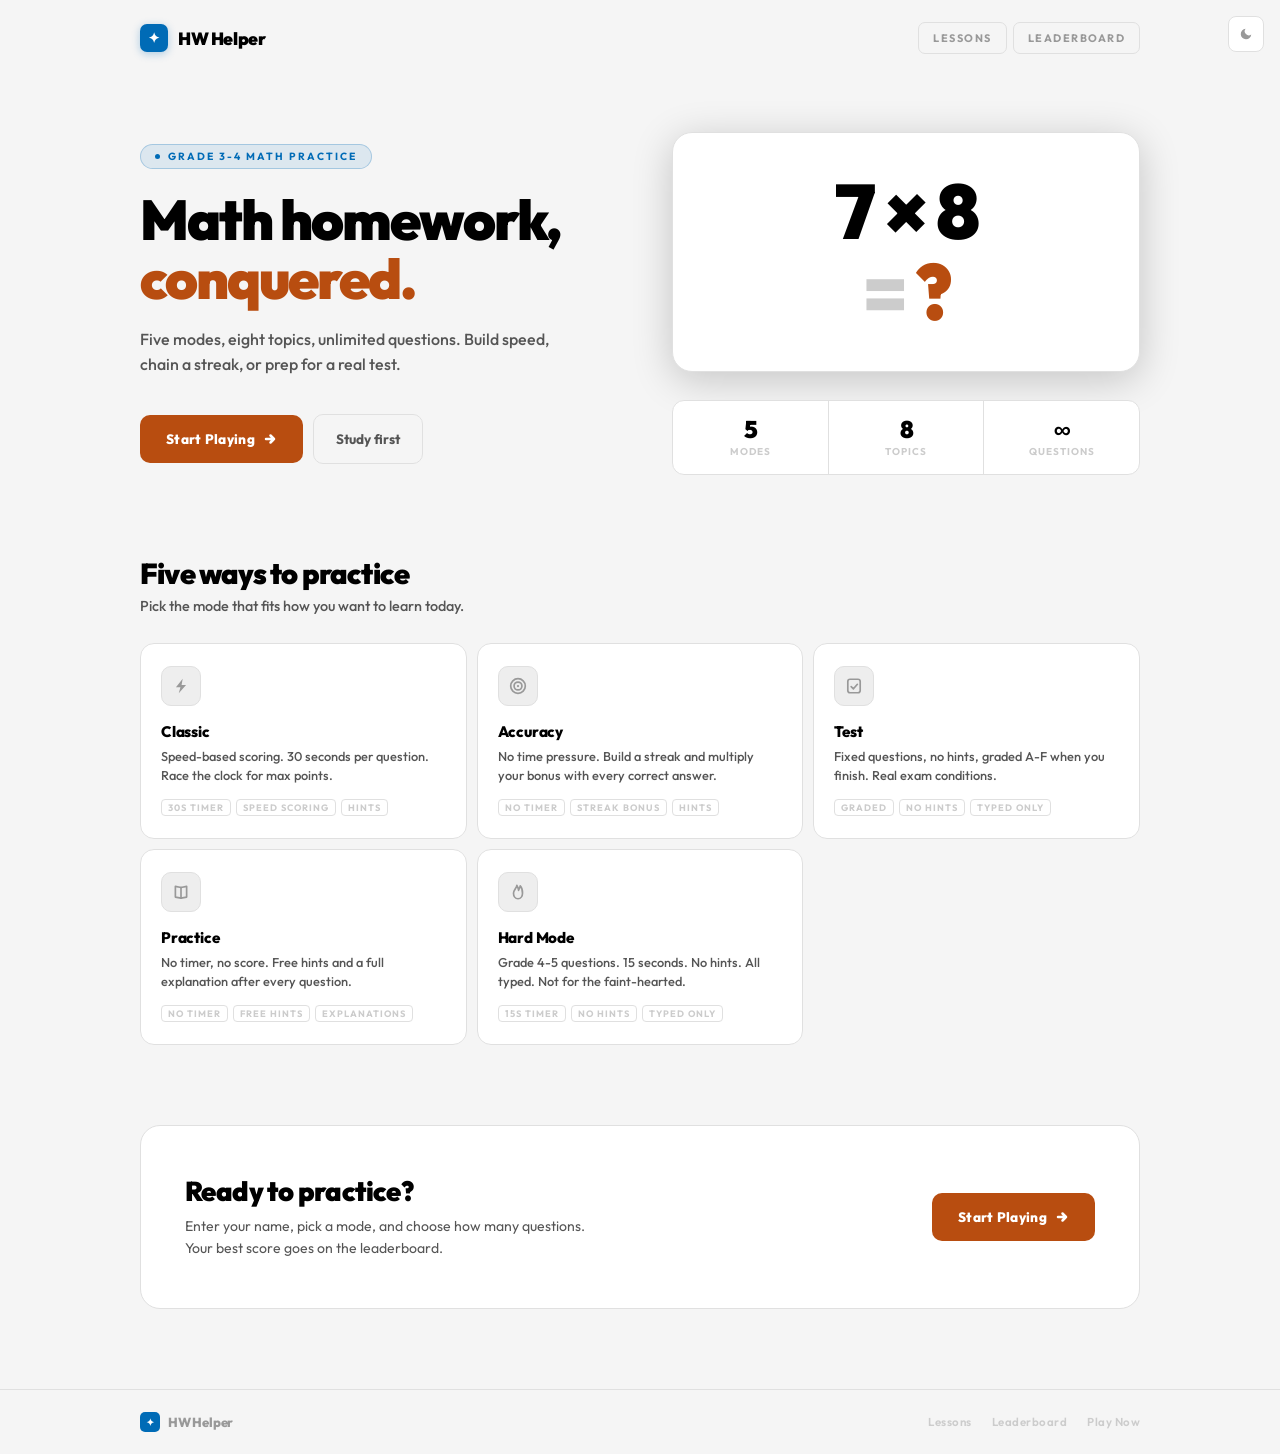
<file: index.html>
<!DOCTYPE html>
<html lang="en">
<head>
  <meta charset="UTF-8" />
  <meta name="viewport" content="width=device-width, initial-scale=1.0" />
  <title>HW Helper - Math Practice for Grade 3-4</title>
  <link rel="manifest" href="manifest.json" />
  <link rel="stylesheet" href="theme.css" />
  <script src="theme.js"></script>
  <style>
    * { box-sizing: border-box; margin: 0; padding: 0; }
    body {
      font-family: 'Outfit', -apple-system, BlinkMacSystemFont, "Segoe UI", sans-serif;
      background: var(--bg); color: var(--text);
      min-height: 100vh;
    }

    /* ── Nav ── */
    nav {
      max-width: 1080px; margin: 0 auto;
      display: flex; align-items: center; justify-content: space-between;
      padding: 22px 40px;
    }
    .nav-logo {
      display: flex; align-items: center; gap: 10px;
      font-size: 1.1rem; font-weight: 900; letter-spacing: -0.4px;
      color: var(--text); text-decoration: none;
    }
    .nav-logo-mark {
      width: 28px; height: 28px; background: var(--blue); border-radius: 7px;
      display: flex; align-items: center; justify-content: center;
      color: #fff; font-size: 0.85rem; flex-shrink: 0;
      box-shadow: 0 2px 8px rgba(0, 107, 182, 0.3);
    }
    .nav-links { display: flex; align-items: center; gap: 6px; }
    .nav-link {
      background: transparent; border: 1px solid var(--border);
      border-radius: 7px; color: var(--text-tertiary); font-family: inherit;
      font-size: 0.68rem; font-weight: 700; letter-spacing: 1.5px; text-transform: uppercase;
      padding: 8px 14px; cursor: pointer; text-decoration: none;
      transition: border-color 0.12s, color 0.12s, background 0.12s;
    }
    .nav-link:hover { border-color: var(--blue); color: var(--blue); background: var(--blue-muted); }

    /* ── Hero ── */
    .hero {
      max-width: 1080px; margin: 0 auto;
      padding: 56px 40px 80px;
      display: grid; grid-template-columns: 1fr 1fr;
      align-items: center; gap: 64px;
    }
    .hero-eyebrow {
      display: inline-flex; align-items: center; gap: 8px;
      background: var(--blue-muted); border: 1px solid rgba(0, 107, 182, 0.25);
      border-radius: 100px; padding: 5px 14px;
      font-size: 0.65rem; font-weight: 700; letter-spacing: 2px; text-transform: uppercase;
      color: var(--blue); margin-bottom: 22px;
    }
    .eyebrow-dot { width: 5px; height: 5px; background: var(--blue); border-radius: 50%; flex-shrink: 0; }
    .hero-headline {
      font-size: 3.5rem; font-weight: 900; letter-spacing: -2px; line-height: 1.05;
      color: var(--text); margin-bottom: 18px;
    }
    .hero-headline .hl { color: var(--accent); }
    .hero-sub {
      font-size: 1rem; color: var(--text-secondary); line-height: 1.6;
      margin-bottom: 36px; font-weight: 500; max-width: 420px;
    }
    .hero-actions { display: flex; align-items: center; gap: 10px; flex-wrap: wrap; }
    .btn-primary {
      background: var(--accent); border: none; border-radius: 10px;
      color: var(--accent-text); font-family: inherit; font-size: 0.85rem;
      font-weight: 800; letter-spacing: 0.3px;
      padding: 15px 26px; cursor: pointer; text-decoration: none;
      display: inline-flex; align-items: center; gap: 8px;
      transition: background 0.12s, transform 0.08s;
    }
    .btn-primary:hover { background: var(--accent-hover); }
    .btn-primary:active { transform: scale(0.98); }
    .btn-ghost {
      background: transparent; border: 1px solid var(--border);
      border-radius: 10px; color: var(--text-secondary); font-family: inherit;
      font-size: 0.85rem; font-weight: 700; padding: 15px 22px;
      cursor: pointer; text-decoration: none;
      transition: border-color 0.12s, color 0.12s, background 0.12s;
    }
    .btn-ghost:hover { border-color: var(--blue); color: var(--blue); background: var(--blue-muted); }

    /* ── Hero visual ── */
    .hero-visual {
      display: flex; flex-direction: column; align-items: center; gap: 28px;
      animation: fadeUp 0.5s 0.12s ease both;
    }
    .hero-equation {
      text-align: center; user-select: none; line-height: 1;
      padding: 40px 36px; background: var(--surface); border: 1px solid var(--border);
      border-radius: 20px; width: 100%;
      box-shadow: 0 8px 40px rgba(0,0,0,0.2);
    }
    .eq-top {
      font-size: 4.8rem; font-weight: 900; letter-spacing: -3px;
      color: var(--text); margin-bottom: 4px;
    }
    .eq-bottom {
      font-size: 4.8rem; font-weight: 900; letter-spacing: -3px;
    }
    .eq-equals { color: var(--text-quaternary); }
    .eq-q { color: var(--accent); }

    .hero-stats {
      display: flex; align-items: center; justify-content: center;
      gap: 0; width: 100%; background: var(--surface); border: 1px solid var(--border);
      border-radius: 12px; overflow: hidden;
    }
    .hero-stat {
      flex: 1; padding: 16px 12px; text-align: center;
      border-right: 1px solid var(--border);
    }
    .hero-stat:last-child { border-right: none; }
    .hero-stat-num {
      font-size: 1.5rem; font-weight: 900; letter-spacing: -1px;
      color: var(--text); line-height: 1; margin-bottom: 4px;
    }
    .hero-stat-label {
      font-size: 0.62rem; font-weight: 700; letter-spacing: 1px;
      text-transform: uppercase; color: var(--text-quaternary);
    }

    /* ── Section ── */
    .section { max-width: 1080px; margin: 0 auto; padding: 0 40px 80px; }
    .section-header { margin-bottom: 28px; }
    .section-title { font-size: 1.8rem; font-weight: 900; letter-spacing: -0.8px; margin-bottom: 6px; }
    .section-sub { font-size: 0.9rem; color: var(--text-secondary); font-weight: 500; }

    /* ── Mode grid ── */
    .modes-grid { display: grid; grid-template-columns: repeat(3, 1fr); gap: 10px; }
    .mode-card {
      background: var(--surface); border: 1px solid var(--border);
      border-radius: 14px; padding: 22px 20px;
      transition: border-color 0.15s, background 0.15s, transform 0.1s;
    }
    .mode-card:hover { border-color: var(--text-quaternary); transform: translateY(-2px); }
    .mode-icon {
      width: 40px; height: 40px; background: var(--surface-raised); border: 1px solid var(--border);
      border-radius: 10px; display: flex; align-items: center; justify-content: center;
      color: var(--text-tertiary); margin-bottom: 16px;
      transition: background 0.12s, border-color 0.12s, color 0.12s;
    }
    .mode-card:hover .mode-icon { background: var(--accent-muted); border-color: var(--accent); color: var(--accent); }
    .mode-name { font-size: 0.95rem; font-weight: 800; color: var(--text); margin-bottom: 6px; letter-spacing: -0.2px; }
    .mode-desc { font-size: 0.8rem; color: var(--text-secondary); line-height: 1.5; font-weight: 500; margin-bottom: 14px; }
    .mode-tags { display: flex; gap: 5px; flex-wrap: wrap; }
    .tag {
      font-size: 0.58rem; font-weight: 700; letter-spacing: 1px;
      text-transform: uppercase; color: var(--text-quaternary); border: 1px solid var(--border);
      border-radius: 4px; padding: 2px 6px;
    }

    /* ── Bottom CTA ── */
    .cta-section { max-width: 1080px; margin: 0 auto; padding: 0 40px 80px; }
    .cta-box {
      background: var(--surface); border: 1px solid var(--border); border-radius: 20px;
      padding: 48px 44px; display: flex; align-items: center;
      justify-content: space-between; gap: 40px;
    }
    .cta-headline { font-size: 1.7rem; font-weight: 900; letter-spacing: -0.6px; margin-bottom: 8px; }
    .cta-sub { font-size: 0.88rem; color: var(--text-secondary); line-height: 1.55; max-width: 400px; }

    /* ── Footer ── */
    .footer-wrap { border-top: 1px solid var(--border); }
    footer {
      max-width: 1080px; margin: 0 auto;
      padding: 22px 40px;
      display: flex; align-items: center; justify-content: space-between;
    }
    .footer-logo {
      display: flex; align-items: center; gap: 8px;
      font-size: 0.82rem; font-weight: 800; color: var(--text-tertiary); letter-spacing: -0.2px;
    }
    .footer-logo-mark {
      width: 20px; height: 20px; background: var(--blue); border-radius: 5px;
      display: flex; align-items: center; justify-content: center;
      color: #fff; font-size: 0.6rem;
    }
    .footer-links { display: flex; gap: 20px; }
    .footer-link {
      font-size: 0.72rem; font-weight: 600; color: var(--text-quaternary);
      text-decoration: none; letter-spacing: 0.5px; transition: color 0.12s;
    }
    .footer-link:hover { color: var(--text-secondary); }

    /* ── Entrance animations ── */
    .hero-text { animation: fadeUp 0.5s ease both; }
    @keyframes fadeUp {
      from { opacity: 0; transform: translateY(14px); }
      to   { opacity: 1; transform: translateY(0); }
    }
    .modes-grid .mode-card { animation: fadeUp 0.4s ease both; }
    .modes-grid .mode-card:nth-child(1) { animation-delay: 0.06s; }
    .modes-grid .mode-card:nth-child(2) { animation-delay: 0.11s; }
    .modes-grid .mode-card:nth-child(3) { animation-delay: 0.16s; }
    .modes-grid .mode-card:nth-child(4) { animation-delay: 0.21s; }
    .modes-grid .mode-card:nth-child(5) { animation-delay: 0.26s; }
    @media (prefers-reduced-motion: reduce) {
      .hero-text, .hero-visual, .mode-card { animation: none; }
    }

    /* ── Responsive ── */
    @media (max-width: 860px) {
      nav { padding: 18px 24px; }
      .hero { grid-template-columns: 1fr; padding: 36px 24px 60px; gap: 44px; }
      .hero-visual { order: -1; }
      .hero-headline { font-size: 2.6rem; }
      .eq-top, .eq-bottom { font-size: 3.5rem; }
      .section { padding: 0 24px 60px; }
      .modes-grid { grid-template-columns: 1fr 1fr; }
      .cta-section { padding: 0 24px 60px; }
      .cta-box { flex-direction: column; padding: 32px 28px; gap: 22px; }
      .cta-sub { max-width: none; }
      footer { padding: 20px 24px; }
    }
    @media (max-width: 520px) {
      .hero-headline { font-size: 2.1rem; letter-spacing: -1.5px; }
      .eq-top, .eq-bottom { font-size: 2.8rem; letter-spacing: -2px; }
      .hero-actions { flex-direction: column; }
      .btn-primary, .btn-ghost { width: 100%; justify-content: center; text-align: center; }
      .modes-grid { grid-template-columns: 1fr; }
      .footer-links { display: none; }
    }
  </style>
</head>
<body>

  <nav>
    <a class="nav-logo" href="menu.html">
      <div class="nav-logo-mark">✦</div>
      HW Helper
    </a>
    <div class="nav-links">
      <a class="nav-link" href="lessons.html">Lessons</a>
      <a class="nav-link" href="leaderboard.html">Leaderboard</a>
    </div>
  </nav>

  <div class="hero">
    <div class="hero-text">
      <div class="hero-eyebrow">
        <div class="eyebrow-dot"></div>
        Grade 3-4 math practice
      </div>
      <h1 class="hero-headline">Math homework,<br><span class="hl">conquered.</span></h1>
      <p class="hero-sub">
        Five modes, eight topics, unlimited questions.
        Build speed, chain a streak, or prep for a real test.
      </p>
      <div class="hero-actions">
        <a class="btn-primary" href="menu.html">
          Start Playing
          <svg width="14" height="14" viewBox="0 0 14 14" fill="none" stroke="currentColor" stroke-width="2.5" stroke-linecap="round" stroke-linejoin="round" aria-hidden="true"><path d="M3 7h8M7.5 3.5L11 7l-3.5 3.5"/></svg>
        </a>
        <a class="btn-ghost" href="lessons.html">Study first</a>
      </div>
    </div>

    <div class="hero-visual">
      <div class="hero-equation">
        <div class="eq-top">7 &times; 8</div>
        <div class="eq-bottom"><span class="eq-equals">= </span><span class="eq-q">?</span></div>
      </div>
      <div class="hero-stats">
        <div class="hero-stat">
          <div class="hero-stat-num">5</div>
          <div class="hero-stat-label">Modes</div>
        </div>
        <div class="hero-stat">
          <div class="hero-stat-num">8</div>
          <div class="hero-stat-label">Topics</div>
        </div>
        <div class="hero-stat">
          <div class="hero-stat-num">&#x221e;</div>
          <div class="hero-stat-label">Questions</div>
        </div>
      </div>
    </div>
  </div>

  <section class="section">
    <div class="section-header">
      <h2 class="section-title">Five ways to practice</h2>
      <p class="section-sub">Pick the mode that fits how you want to learn today.</p>
    </div>

    <div class="modes-grid">

      <div class="mode-card">
        <div class="mode-icon" aria-hidden="true">
          <svg width="18" height="18" viewBox="0 0 16 16" fill="currentColor"><path d="M9.5 1.5L3.5 9H7.5L6 14.5L12.5 7H8.5L9.5 1.5Z"/></svg>
        </div>
        <div class="mode-name">Classic</div>
        <div class="mode-desc">Speed-based scoring. 30 seconds per question. Race the clock for max points.</div>
        <div class="mode-tags">
          <span class="tag">30s timer</span><span class="tag">speed scoring</span><span class="tag">hints</span>
        </div>
      </div>

      <div class="mode-card">
        <div class="mode-icon" aria-hidden="true">
          <svg width="18" height="18" viewBox="0 0 16 16" fill="none" stroke="currentColor" stroke-width="1.5">
            <circle cx="8" cy="8" r="6.5"/><circle cx="8" cy="8" r="3.5"/><circle cx="8" cy="8" r="1" fill="currentColor" stroke="none"/>
          </svg>
        </div>
        <div class="mode-name">Accuracy</div>
        <div class="mode-desc">No time pressure. Build a streak and multiply your bonus with every correct answer.</div>
        <div class="mode-tags">
          <span class="tag">no timer</span><span class="tag">streak bonus</span><span class="tag">hints</span>
        </div>
      </div>

      <div class="mode-card">
        <div class="mode-icon" aria-hidden="true">
          <svg width="18" height="18" viewBox="0 0 16 16" fill="none" stroke="currentColor" stroke-width="1.5">
            <rect x="2.5" y="2" width="11" height="12" rx="2"/>
            <path d="M5.5 8.5L7.5 10.5L11 6.5" stroke-linecap="round" stroke-linejoin="round"/>
          </svg>
        </div>
        <div class="mode-name">Test</div>
        <div class="mode-desc">Fixed questions, no hints, graded A-F when you finish. Real exam conditions.</div>
        <div class="mode-tags">
          <span class="tag">graded</span><span class="tag">no hints</span><span class="tag">typed only</span>
        </div>
      </div>

      <div class="mode-card">
        <div class="mode-icon" aria-hidden="true">
          <svg width="18" height="18" viewBox="0 0 16 16" fill="none" stroke="currentColor" stroke-width="1.5">
            <path d="M8 13.5V4" stroke-linecap="round"/>
            <path d="M8 4L3 3V12.5L8 13.5" stroke-linecap="round" stroke-linejoin="round"/>
            <path d="M8 4L13 3V12.5L8 13.5" stroke-linecap="round" stroke-linejoin="round"/>
          </svg>
        </div>
        <div class="mode-name">Practice</div>
        <div class="mode-desc">No timer, no score. Free hints and a full explanation after every question.</div>
        <div class="mode-tags">
          <span class="tag">no timer</span><span class="tag">free hints</span><span class="tag">explanations</span>
        </div>
      </div>

      <div class="mode-card">
        <div class="mode-icon" aria-hidden="true">
          <svg width="18" height="18" viewBox="0 0 16 16" fill="none" stroke="currentColor" stroke-width="1.5">
            <path d="M8 14C5.5 14 4 11.5 4 9C4 6.5 7 4 7 2C7.5 3.5 8.5 5 8.5 6.5C9 5 10 3.5 10 2.5C12 4.5 12 7 12 9C12 11.5 10.5 14 8 14Z" stroke-linecap="round" stroke-linejoin="round"/>
          </svg>
        </div>
        <div class="mode-name">Hard Mode</div>
        <div class="mode-desc">Grade 4-5 questions. 15 seconds. No hints. All typed. Not for the faint-hearted.</div>
        <div class="mode-tags">
          <span class="tag">15s timer</span><span class="tag">no hints</span><span class="tag">typed only</span>
        </div>
      </div>

    </div>
  </section>

  <section class="cta-section">
    <div class="cta-box">
      <div>
        <div class="cta-headline">Ready to practice?</div>
        <p class="cta-sub">Enter your name, pick a mode, and choose how many questions. Your best score goes on the leaderboard.</p>
      </div>
      <div style="flex-shrink:0">
        <a class="btn-primary" href="menu.html">
          Start Playing
          <svg width="14" height="14" viewBox="0 0 14 14" fill="none" stroke="currentColor" stroke-width="2.5" stroke-linecap="round" stroke-linejoin="round" aria-hidden="true"><path d="M3 7h8M7.5 3.5L11 7l-3.5 3.5"/></svg>
        </a>
      </div>
    </div>
  </section>

  <div class="footer-wrap">
    <footer>
      <div class="footer-logo">
        <div class="footer-logo-mark">✦</div>
        HW Helper
      </div>
      <div class="footer-links">
        <a class="footer-link" href="lessons.html">Lessons</a>
        <a class="footer-link" href="leaderboard.html">Leaderboard</a>
        <a class="footer-link" href="menu.html">Play Now</a>
      </div>
    </footer>
  </div>

</body>
</html>
</file>
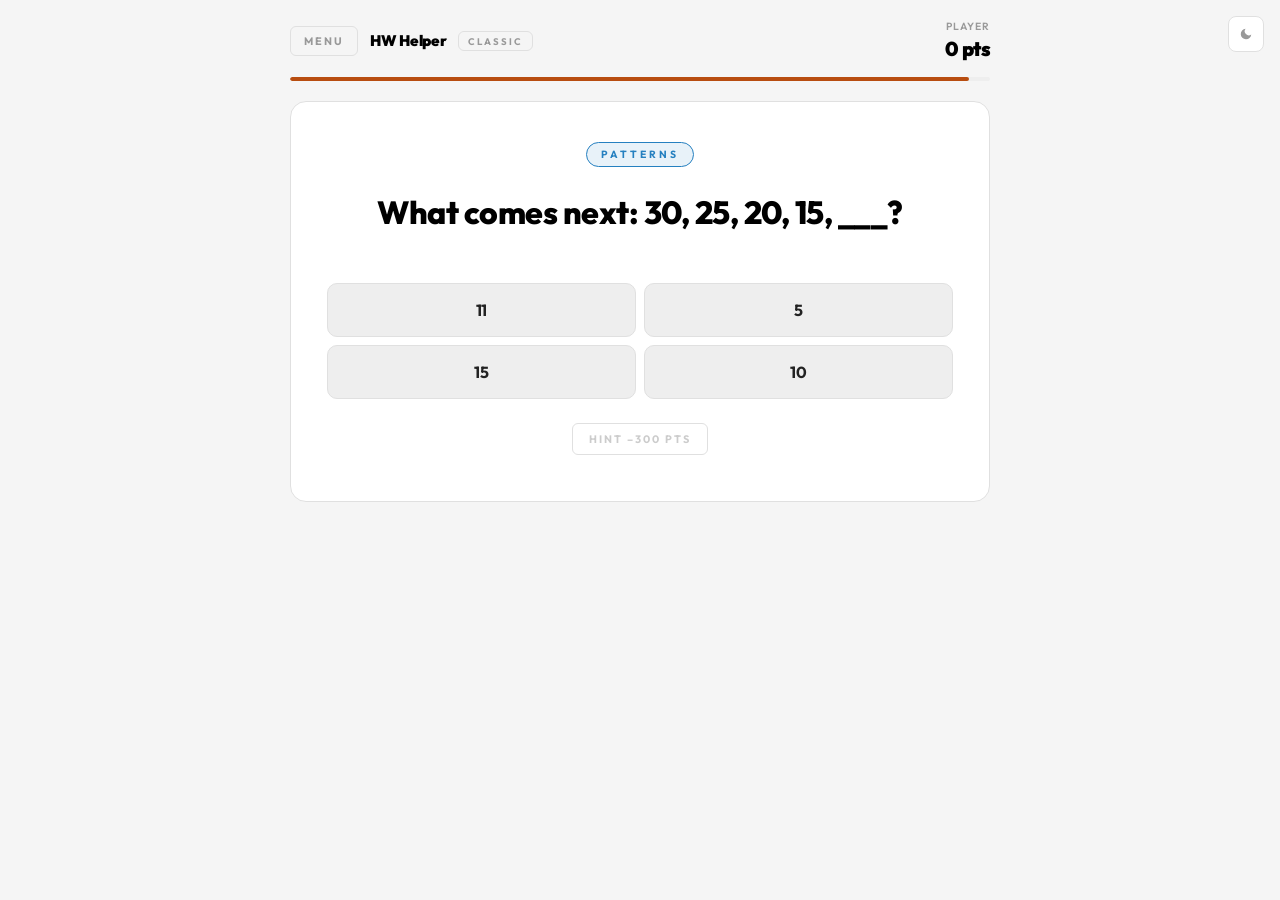
<file: game.html>
<!DOCTYPE html>
<html lang="en">
<head>
  <meta charset="UTF-8" />
  <meta name="viewport" content="width=device-width, initial-scale=1.0" />
  <title>HW Helper</title>
  <link rel="manifest" href="manifest.json" />
  <link rel="stylesheet" href="theme.css" />
  <script src="theme.js"></script>
  <style>
    * { box-sizing: border-box; margin: 0; padding: 0; }
    body {
      font-family: 'Outfit', -apple-system, BlinkMacSystemFont, "Segoe UI", sans-serif;
      background: var(--bg);
      min-height: 100vh;
      display: flex; flex-direction: column; align-items: center;
      padding: 20px; color: var(--text);
    }
    #header {
      width: 100%; max-width: 700px;
      display: flex; justify-content: space-between; align-items: center;
      margin-bottom: 16px;
    }
    #left-header { display: flex; align-items: center; gap: 12px; }
    #back-btn {
      background: transparent; border: 1px solid var(--border);
      border-radius: 6px; color: var(--text-tertiary); font-family: inherit;
      font-size: 0.68rem; font-weight: 700; letter-spacing: 2px; text-transform: uppercase;
      padding: 7px 13px; cursor: pointer; text-decoration: none;
    }
    #back-btn:hover { border-color: var(--blue); color: var(--blue); }
    #game-title { font-size: 0.95rem; font-weight: 900; letter-spacing: -0.3px; color: var(--text); }
    #mode-badge {
      font-size: 0.6rem; font-weight: 700; letter-spacing: 2px; text-transform: uppercase;
      color: var(--text-tertiary); border: 1px solid var(--border); border-radius: 6px; padding: 3px 9px;
    }
    #right-header { display: flex; flex-direction: column; align-items: flex-end; gap: 3px; }
    #player-name { font-size: 0.65rem; font-weight: 600; letter-spacing: 1px; text-transform: uppercase; color: var(--text-tertiary); }
    #score-display { font-size: 1.25rem; font-weight: 900; color: var(--text); letter-spacing: -0.5px; }
    #question-counter { font-size: 1rem; font-weight: 800; color: var(--text); letter-spacing: -0.3px; display: none; }
    #streak-display { font-size: 0.72rem; font-weight: 700; color: var(--text-tertiary); letter-spacing: 1px; display: none; }
    #timer-bar-wrap {
      width: 100%; max-width: 700px;
      background: var(--surface-raised); border-radius: 3px; height: 4px;
      margin-bottom: 20px; overflow: hidden;
    }
    #timer-bar { height: 100%; width: 100%; background: var(--accent); border-radius: 2px; transition: width 0.1s linear; }
    #question-card {
      background: var(--surface); border: 1px solid var(--border);
      border-radius: 16px; padding: 40px 36px 32px; width: 100%; max-width: 700px;
      text-align: center;
    }
    #topic-badge {
      display: inline-block; background: var(--blue-muted); color: var(--blue);
      font-size: 0.65rem; font-weight: 700; text-transform: uppercase;
      letter-spacing: 3px; border: 1px solid var(--blue);
      border-radius: 100px; padding: 5px 14px; margin-bottom: 24px;
      opacity: 0.85;
    }
    #question-text {
      font-size: 2rem; font-weight: 800; line-height: 1.35;
      margin-bottom: 32px; min-height: 60px; letter-spacing: -0.5px;
    }
    #typed-area { display: flex; gap: 10px; margin-bottom: 24px; justify-content: center; flex-wrap: wrap; }
    #typed-input {
      background: var(--bg); border: 1px solid var(--border);
      border-radius: 8px; color: var(--text); font-family: inherit; font-size: 1.1rem; font-weight: 700;
      padding: 13px 18px; width: 220px; text-align: center; outline: none;
    }
    #typed-input::placeholder { color: var(--text-quaternary); }
    #typed-input:focus { border-color: var(--text-tertiary); }
    #submit-btn {
      background: var(--accent); border: none; border-radius: 8px; color: var(--accent-text);
      font-family: inherit; font-size: 0.75rem; font-weight: 800;
      letter-spacing: 2px; text-transform: uppercase;
      padding: 13px 32px; cursor: pointer;
      transition: background 0.12s, transform 0.08s;
    }
    #submit-btn:active { transform: scale(0.98); }
    #submit-btn:hover { background: var(--accent-hover); }
    #hint-btn {
      background: transparent; border: 1px solid var(--border);
      border-radius: 6px; color: var(--text-quaternary); font-family: inherit; font-size: 0.68rem;
      font-weight: 700; letter-spacing: 2px; text-transform: uppercase;
      padding: 8px 16px; cursor: pointer; margin-bottom: 14px;
    }
    #hint-btn:hover { border-color: var(--blue); color: var(--blue); background: var(--blue-muted); }
    #hint-text {
      background: var(--bg); border: 1px solid var(--border);
      border-radius: 8px; color: var(--text-secondary); font-size: 0.88rem;
      padding: 14px 18px; margin-bottom: 14px; display: none; text-align: left; line-height: 1.6;
    }
    /* ── Multiple choice ── */
    #choices { display: none; grid-template-columns: 1fr 1fr; gap: 8px; margin-bottom: 24px; }
    .choice-btn {
      background: var(--surface-raised); border: 1px solid var(--border);
      border-radius: 10px; color: var(--text-dim); font-family: inherit;
      font-size: 1rem; font-weight: 700; padding: 16px 12px; cursor: pointer;
      text-align: center; letter-spacing: -0.2px;
      transition: border-color 0.15s, background 0.15s, transform 0.08s;
    }
    .choice-btn:hover { border-color: var(--accent); background: var(--accent-muted); color: var(--text); transform: translateY(-1px); }
    .choice-btn:active { transform: translateY(0); }
    .choice-btn:disabled { cursor: default; transform: none; }
    .choice-btn.correct { background: rgba(22, 163, 74, 0.12); border-color: #16a34a; color: #16a34a; font-weight: 800; }
    .choice-btn.wrong   { background: rgba(220, 38, 38, 0.08); border-color: #dc2626; color: var(--text-tertiary); }

    #next-btn {
      width: 100%; background: var(--accent); border: none; border-radius: 8px; color: var(--accent-text);
      font-family: inherit; font-size: 0.75rem; font-weight: 800;
      letter-spacing: 2px; text-transform: uppercase;
      padding: 15px; cursor: pointer; margin-top: 4px; display: none;
    }
    #next-btn:hover { background: var(--accent-hover); }
    #feedback {
      position: fixed; top: 0; left: 0; right: 0; bottom: 0;
      display: none; flex-direction: column; align-items: center; justify-content: center;
      background: rgba(0,0,0,0.75); z-index: 10;
      backdrop-filter: blur(3px); -webkit-backdrop-filter: blur(3px);
    }
    #feedback-box {
      background: var(--surface); border: 1px solid var(--border);
      border-radius: 16px; padding: 44px 52px;
      text-align: center; animation: popIn 0.17s ease; min-width: 280px;
      box-shadow: 0 24px 60px rgba(0,0,0,0.4);
    }
    @keyframes popIn { from { transform: scale(0.88); opacity: 0; } to { transform: scale(1); opacity: 1; } }
    #feedback-label  { font-size: 1.7rem; font-weight: 900; letter-spacing: -1px; margin-bottom: 10px; color: var(--text); }
    #feedback-points { font-size: 0.95rem; color: var(--text-secondary); margin-bottom: 6px; font-weight: 600; }
    #feedback-total  { font-size: 0.78rem; color: var(--text-tertiary); font-weight: 600; letter-spacing: 1px; text-transform: uppercase; }
    .feedback-correct #feedback-label { color: #16a34a; }
    .feedback-wrong   #feedback-label { color: #dc2626; }
    #test-results {
      position: fixed; top: 0; left: 0; right: 0; bottom: 0;
      display: none; flex-direction: column; align-items: center; justify-content: center;
      background: var(--bg); z-index: 20;
    }
    #results-box { text-align: center; max-width: 360px; padding: 20px; }
    #results-grade {
      font-size: 9rem; font-weight: 900; letter-spacing: -6px;
      color: var(--text); line-height: 1; margin-bottom: 20px;
    }
    #results-fraction {
      font-size: 2.8rem; font-weight: 900; letter-spacing: -1px; color: var(--text); margin-bottom: 6px;
    }
    #results-pct {
      font-size: 0.78rem; font-weight: 700; color: var(--text-tertiary);
      letter-spacing: 3px; text-transform: uppercase; margin-bottom: 6px;
    }
    #results-msg {
      font-size: 0.68rem; font-weight: 700; letter-spacing: 3px;
      text-transform: uppercase; color: var(--text-quaternary); margin-bottom: 48px;
    }
    #results-actions { display: flex; gap: 10px; justify-content: center; }
    #results-actions button {
      background: transparent; border: 1px solid var(--border);
      border-radius: 8px; color: var(--text-tertiary);
      font-family: inherit; font-size: 0.68rem; font-weight: 700;
      letter-spacing: 2px; text-transform: uppercase;
      padding: 13px 20px; cursor: pointer;
    }
    #results-actions .btn-primary { background: var(--accent); color: var(--accent-text); border-color: var(--accent); }
    #results-actions .btn-primary:hover { background: var(--accent-hover); border-color: var(--accent-hover); }
    #results-actions .btn-secondary:hover { border-color: var(--text-tertiary); color: var(--text-secondary); }
  </style>
</head>
<body>
  <div id="header">
    <div id="left-header">
      <a id="back-btn" href="menu.html">Menu</a>
      <div id="game-title">HW Helper</div>
      <div id="mode-badge"></div>
    </div>
    <div id="right-header">
      <div id="player-name"></div>
      <div id="score-display"><span id="score-number">0</span> pts</div>
      <div id="question-counter">Q <span id="q-current">1</span> / 20</div>
      <div id="streak-display">Streak <span id="streak-num">0</span></div>
    </div>
  </div>

  <div id="timer-bar-wrap"><div id="timer-bar"></div></div>

  <div id="question-card">
    <div id="topic-badge">Loading...</div>
    <div id="question-text">Get ready!</div>
    <div id="choices"></div>
    <div id="typed-area">
      <input id="typed-input" type="text" placeholder="Your answer..." autocomplete="off" />
      <button id="submit-btn" onclick="handleTypedSubmit()">Submit</button>
    </div>
    <button id="hint-btn" onclick="handleHint()">Hint  &ndash;300 pts</button>
    <div id="hint-text"></div>
    <button id="next-btn" onclick="loadNextQuestion()">Next Question</button>
  </div>

  <div id="feedback">
    <div id="feedback-box">
      <div id="feedback-label"></div>
      <div id="feedback-points"></div>
      <div id="feedback-total"></div>
    </div>
  </div>

  <div id="test-results">
    <div id="results-box">
      <div id="results-grade"></div>
      <div id="results-fraction"></div>
      <div id="results-pct"></div>
      <div id="results-msg"></div>
      <div id="results-actions">
        <button class="btn-primary" onclick="location.href='menu.html'">Play Again</button>
        <button class="btn-secondary" onclick="location.href='leaderboard.html'">Leaderboard</button>
      </div>
    </div>
  </div>

  <script src="scoring.js"></script>
  <script src="hints.js"></script>
  <script src="questionGenerator.js"></script>
  <script src="questionGeneratorHard.js"></script>
  <script>
    var MODE_CONFIGS = {
      classic:  { timeLimit: 30, hints: true,  label: "Classic"  },
      accuracy: { timeLimit: 0,  hints: true,  label: "Accuracy" },
      test:     { timeLimit: 0,  hints: false, label: "Test"     },
      practice: { timeLimit: 0,  hints: true,  label: "Practice" },
      hard:     { timeLimit: 15, hints: false, label: "Hard"     },
    };

    var mode = localStorage.getItem("mathGameMode") || "classic";
    var cfg  = MODE_CONFIGS[mode] || MODE_CONFIGS.classic;

    var storedCount   = parseInt(localStorage.getItem("mathGameQuestionCount") || "0");
    var maxQ          = storedCount > 0 ? storedCount : 0;

    var currentQuestion = null;
    var timerInterval   = null;
    var TIME_LIMIT      = cfg.timeLimit > 0 ? cfg.timeLimit : 30;
    var timeLeft        = TIME_LIMIT;
    var answered        = false;
    var questionCount   = 0;
    var streak          = 0;
    var totalCorrect    = 0;

    // ── Init ─────────────────────────────────────────────────────────────────

    function startGame() {
      document.getElementById("player-name").textContent = getCurrentPlayer();
      document.getElementById("mode-badge").textContent  = cfg.label;

      if (cfg.timeLimit === 0) {
        document.getElementById("timer-bar-wrap").style.display = "none";
      }
      if (!cfg.hints) {
        document.getElementById("hint-btn").style.display = "none";
      } else if (mode === "practice") {
        document.getElementById("hint-btn").textContent = "Hint  (free)";
      }
      if (mode === "test" || mode === "practice") {
        document.getElementById("score-display").style.display = "none";
      }
      if (maxQ > 0) {
        document.getElementById("question-counter").style.display = "block";
      }
      if (mode === "accuracy") {
        document.getElementById("streak-display").style.display = "block";
      }

      updateScoreDisplay();
      loadNextQuestion();
    }

    // ── Question flow ─────────────────────────────────────────────────────────

    function loadNextQuestion() {
      answered = false;
      questionCount++;
      currentQuestion = mode === "hard" ? getHardQuestion() : getQuestion();
      resetHint();

      document.getElementById("topic-badge").textContent     = currentQuestion.topic.toUpperCase();
      document.getElementById("question-text").textContent   = currentQuestion.question;
      document.getElementById("hint-text").style.display     = "none";
      document.getElementById("hint-text").textContent       = "";
      document.getElementById("next-btn").style.display      = "none";

      if (maxQ > 0) {
        document.getElementById("question-counter").textContent = "Q " + questionCount + " / " + maxQ;
      }

      if (currentQuestion.distractors) { showMultipleChoice(); } else { showTypedInput(); }

      if (cfg.timeLimit > 0) { startCountdown(); }
      startTimer();
    }

    function showMultipleChoice() {
      document.getElementById("typed-area").style.display = "none";
      var div = document.getElementById("choices");
      div.style.display = "grid";
      div.innerHTML = "";
      var options = currentQuestion.distractors.concat([String(currentQuestion.answer)]);
      shuffleArray(options);
      options.forEach(function(opt) {
        var btn = document.createElement("button");
        btn.className = "choice-btn";
        btn.textContent = opt;
        btn.onclick = (function(b, o) { return function() { handleChoiceClick(b, o); }; })(btn, opt);
        div.appendChild(btn);
      });
    }

    function handleChoiceClick(btn, chosen) {
      if (answered) return;
      answered = true;
      stopCountdown();
      document.querySelectorAll(".choice-btn").forEach(function(b) {
        b.disabled = true;
        var isCorrect = b.textContent.trim() === String(currentQuestion.answer).trim();
        b.classList.add(isCorrect ? "correct" : "wrong");
      });
      handleAnswerResult(gradeAnswer(chosen));
    }

    function showTypedInput() {
      var choicesDiv = document.getElementById("choices");
      choicesDiv.style.display = "none";
      choicesDiv.innerHTML = "";
      document.getElementById("typed-area").style.display = "flex";
      var inp = document.getElementById("typed-input");
      inp.value = "";
      inp.focus();
    }

    function handleTypedSubmit() {
      if (answered) return;
      var inp = document.getElementById("typed-input");
      if (!inp.value.trim()) return;
      answered = true;
      stopCountdown();
      handleAnswerResult(gradeAnswer(inp.value.trim()));
    }

    document.getElementById("typed-input").addEventListener("keydown", function(e) {
      if (e.key === "Enter") handleTypedSubmit();
    });

    // ── Grading ───────────────────────────────────────────────────────────────

    function normalizeAnswer(s) {
      return String(s).trim().toLowerCase()
        .replace(/\s+/g, '')
        .replace(/cm2/g, 'cm²').replace(/cm3/g, 'cm³')
        .replace(/m2/g,  'm²' ).replace(/m3/g,  'm³');
    }

    function gradeAnswer(playerAnswer) {
      var timeTaken = (Date.now() - questionStartTime) / 1000;
      var correct   = normalizeAnswer(playerAnswer) === normalizeAnswer(currentQuestion.answer);
      var pts       = 0;

      if (mode === "classic" || mode === "hard") {
        if (correct) { pts = calculatePoints(timeTaken); addToScore(pts); }

      } else if (mode === "accuracy") {
        if (correct) {
          streak++;
          pts = Math.min(streak, 5) * 200;
          addToScore(pts);
        } else {
          streak = 0;
        }
        document.getElementById("streak-num").textContent = streak;

      }
      if (correct) totalCorrect++;
      // practice / test: no per-question score added

      return {
        correct: correct,
        pointsEarned: pts,
        timeTaken: Math.round(timeTaken * 10) / 10,
        totalScore: getTotalScore(),
      };
    }

    // ── Hint ─────────────────────────────────────────────────────────────────

    function handleHint() {
      var div = document.getElementById("hint-text");
      if (mode === "practice") {
        div.textContent = currentQuestion.hint;
        div.style.display = "block";
      } else {
        var r = useHint(currentQuestion.hint);
        div.textContent = r.hint;
        div.style.display = "block";
        if (!r.alreadyUsed) updateScoreDisplay();
      }
    }

    // ── Answer result dispatch ────────────────────────────────────────────────

    function handleAnswerResult(result) {
      updateScoreDisplay();

      if (mode === "practice") {
        var div = document.getElementById("hint-text");
        var prefix = result.correct
          ? "Correct.  "
          : "Incorrect. The answer was: " + currentQuestion.answer + ".  ";
        div.textContent = prefix + currentQuestion.hint;
        div.style.display = "block";
        document.getElementById("next-btn").style.display = "block";
        if (maxQ > 0 && questionCount >= maxQ) {
          document.getElementById("next-btn").textContent = "See Results";
          document.getElementById("next-btn").onclick = showSessionEnd;
        }
        return;
      }

      var isLast = maxQ > 0 && questionCount >= maxQ;
      showFeedback(result, isLast);
    }

    // ── Feedback overlay ──────────────────────────────────────────────────────

    function showFeedback(result, isLast) {
      var box = document.getElementById("feedback-box");
      document.getElementById("feedback-label").textContent = result.correct ? "Correct!" : "Not quite!";

      if (mode === "test" || mode === "practice") {
        document.getElementById("feedback-points").textContent = result.correct
          ? "Correct"
          : "Answer: " + currentQuestion.answer;
        document.getElementById("feedback-total").textContent = totalCorrect + " correct so far";
      } else {
        document.getElementById("feedback-points").textContent = result.correct
          ? "+" + result.pointsEarned + " pts  (" + result.timeTaken + "s)"
          : "Answer: " + currentQuestion.answer;
        document.getElementById("feedback-total").textContent = "Total: " + result.totalScore.toLocaleString() + " pts";
      }

      box.className = result.correct ? "feedback-correct" : "feedback-wrong";
      document.getElementById("feedback").style.display = "flex";

      setTimeout(function() {
        document.getElementById("feedback").style.display = "none";
        if (isLast) { showSessionEnd(); } else { loadNextQuestion(); }
      }, isLast ? 1200 : 2000);
    }

    // ── Session end (all modes) ───────────────────────────────────────────────

    function showSessionEnd() {
      var total = questionCount;
      var pct   = total > 0 ? Math.round(totalCorrect / total * 100) : 0;

      if (mode === "test") {
        var grade = pct >= 90 ? "A" : pct >= 80 ? "B" : pct >= 70 ? "C" : pct >= 60 ? "D" : "F";
        var msgs  = { A: "Outstanding.", B: "Great work.", C: "Good effort.", D: "Keep practicing.", F: "Don't give up." };
        document.getElementById("results-grade").textContent    = grade;
        document.getElementById("results-fraction").textContent = totalCorrect + " / " + total;
        document.getElementById("results-pct").textContent      = pct + "%";
        document.getElementById("results-msg").textContent      = msgs[grade];
        // Save test score to leaderboard
        var scores = JSON.parse(localStorage.getItem("mathGameAllScores") || "{}");
        var player = getCurrentPlayer();
        scores[player] = (scores[player] || 0) + totalCorrect * 100;
        localStorage.setItem("mathGameAllScores", JSON.stringify(scores));

      } else if (mode === "practice") {
        document.getElementById("results-grade").textContent    = pct + "%";
        document.getElementById("results-fraction").textContent = totalCorrect + " / " + total + " correct";
        document.getElementById("results-pct").textContent      = "practice complete";
        document.getElementById("results-msg").textContent      = "";

      } else {
        document.getElementById("results-grade").textContent    = getTotalScore().toLocaleString();
        document.getElementById("results-fraction").textContent = totalCorrect + " / " + total + " correct";
        document.getElementById("results-pct").textContent      = pct + "% accuracy";
        document.getElementById("results-msg").textContent      = cfg.label + " complete";
      }

      document.getElementById("test-results").style.display = "flex";
    }

    // ── Timer ─────────────────────────────────────────────────────────────────

    function startCountdown() {
      timeLeft = TIME_LIMIT;
      updateTimerBar();
      timerInterval = setInterval(function() {
        timeLeft -= 0.1;
        if (timeLeft <= 0) {
          timeLeft = 0;
          updateTimerBar();
          if (!answered) {
            answered = true;
            stopCountdown();
            handleAnswerResult(gradeAnswer(""));
          }
        } else {
          updateTimerBar();
        }
      }, 100);
    }

    function stopCountdown() { clearInterval(timerInterval); }

    function updateTimerBar() {
      var pct = (timeLeft / TIME_LIMIT) * 100;
      var bar = document.getElementById("timer-bar");
      bar.style.width = pct + "%";
      bar.style.background = pct > 20 ? "var(--accent)" : "var(--text-tertiary)";
    }

    // ── Helpers ───────────────────────────────────────────────────────────────

    function updateScoreDisplay() {
      document.getElementById("score-number").textContent = getTotalScore().toLocaleString();
    }

    function shuffleArray(arr) {
      for (var i = arr.length - 1; i > 0; i--) {
        var j = Math.floor(Math.random() * (i + 1));
        var t = arr[i]; arr[i] = arr[j]; arr[j] = t;
      }
    }

    startGame();
  </script>
</body>
</html>
</file>
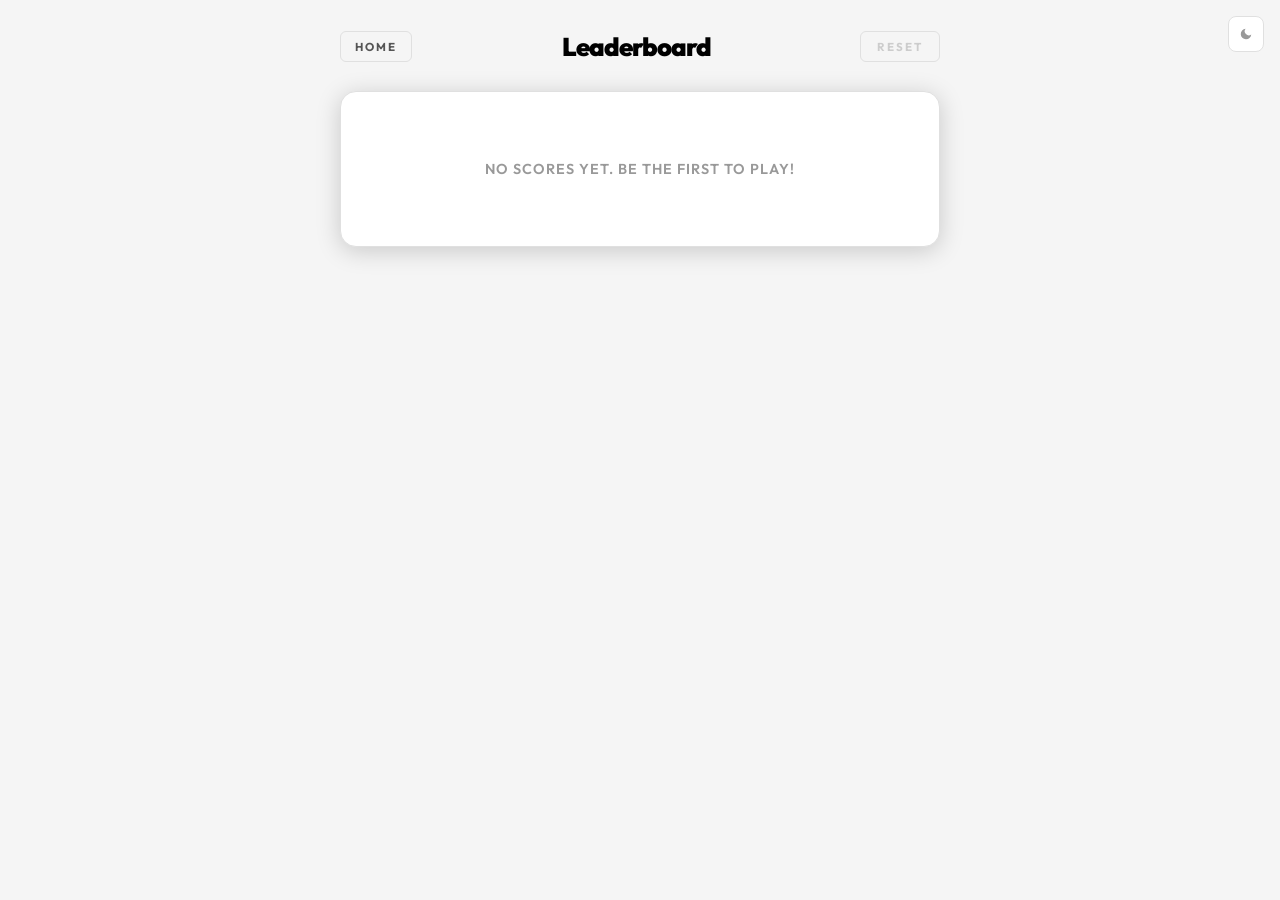
<file: leaderboard.html>
﻿<!DOCTYPE html>
<html lang="en">
<head>
  <meta charset="UTF-8" />
  <meta name="viewport" content="width=device-width, initial-scale=1.0" />
  <title>HW Helper - Leaderboard</title>
  <link rel="manifest" href="manifest.json" />
  <link rel="stylesheet" href="theme.css" />
  <script src="theme.js"></script>
  <style>
    * { box-sizing: border-box; margin: 0; padding: 0; }
    body {
      font-family: 'Outfit', -apple-system, BlinkMacSystemFont, "Segoe UI", sans-serif;
      background: var(--bg);
      min-height: 100vh;
      display: flex;
      flex-direction: column;
      align-items: center;
      padding: 30px 20px;
      color: var(--text);
    }
    #header {
      width: 100%; max-width: 600px;
      display: flex; justify-content: space-between; align-items: center;
      margin-bottom: 28px;
    }
    #back-btn {
      background: transparent; border: 1px solid var(--border);
      border-radius: 6px; color: var(--text-secondary); font-family: inherit;
      font-size: 0.72rem; font-weight: 700; letter-spacing: 2px; text-transform: uppercase;
      padding: 7px 14px; cursor: pointer; text-decoration: none;
    }
    #back-btn:hover { border-color: var(--blue); color: var(--blue); }
    h1 { font-size: 1.6rem; font-weight: 900; color: var(--text); letter-spacing: -1px; }
    #reset-btn {
      background: transparent; border: 1px solid var(--border);
      border-radius: 6px; color: var(--text-quaternary); font-family: inherit;
      font-size: 0.72rem; font-weight: 700; letter-spacing: 2px; text-transform: uppercase;
      padding: 7px 14px; cursor: pointer; width: 80px;
      transition: border-color 0.12s, color 0.12s;
    }
    #reset-btn:hover { border-color: #c0392b; color: #c0392b; }
    .card {
      background: var(--surface); border: 1px solid var(--border);
      border-radius: 16px; padding: 28px 24px; width: 100%; max-width: 600px;
      box-shadow: 0 4px 24px rgba(0,0,0,0.18);
    }
    .empty {
      text-align: center; color: var(--text-tertiary);
      font-size: 0.9rem; padding: 40px 0; font-weight: 600;
      letter-spacing: 1px; text-transform: uppercase;
    }
    .row {
      display: flex; align-items: center; gap: 16px;
      padding: 14px 16px; border-radius: 10px; margin-bottom: 8px;
      border: 1px solid transparent;
    }
    .row:hover { background: var(--surface-raised); }
    .row.gold   { border-color: var(--accent); background: var(--accent-muted); }
    .row.silver { border-color: rgba(160, 160, 172, 0.35); }
    .row.bronze { border-color: rgba(160, 110, 60, 0.3); }
    .rank { font-size: 0.85rem; font-weight: 900; width: 28px; text-align: center; flex-shrink: 0; color: var(--text-tertiary); }
    .row.gold   .rank { color: var(--accent); font-size: 1rem; }
    .row.silver .rank { color: #a0a0ac; }
    .row.bronze .rank { color: #a06e3c; }
    .name { flex: 1; font-size: 1rem; font-weight: 700; color: var(--text-dim); }
    .row.gold .name { color: var(--text-dim); }
    .score { font-size: 1rem; font-weight: 800; color: var(--text-tertiary); }
    .row.gold   .score { color: var(--accent); }
    .row.silver .score { color: var(--text-secondary); }
    .you-tag {
      background: var(--blue); color: #ffffff; font-size: 0.65rem;
      font-weight: 800; border-radius: 4px; padding: 2px 7px;
      letter-spacing: 1px; text-transform: uppercase;
    }
  </style>
</head>
<body>
  <div id="header">
    <a id="back-btn" href="index.html">Home</a>
    <h1>Leaderboard</h1>
    <button id="reset-btn" onclick="resetBoard()">Reset</button>
  </div>

  <div class="card" id="board"></div>

  <script>
    var medals = ["1", "2", "3"];
    var medalClass = ["gold", "silver", "bronze"];

    function render() {
      var saved = localStorage.getItem("mathGameAllScores");
      var scores = saved ? JSON.parse(saved) : {};
      var currentPlayer = localStorage.getItem("mathGameCurrentPlayer") || "";

      var entries = Object.keys(scores).map(function(name) {
        return { name: name, score: scores[name] };
      });
      entries.sort(function(a, b) { return b.score - a.score; });

      var board = document.getElementById("board");

      if (entries.length === 0) {
        board.innerHTML = '<p class="empty">No scores yet. Be the first to play!</p>';
        return;
      }

      board.innerHTML = "";
      entries.forEach(function(entry, i) {
        var row = document.createElement("div");
        row.className = "row" + (i < 3 ? " " + medalClass[i] : "");

        var rankEl = document.createElement("div");
        rankEl.className = "rank";
        rankEl.innerHTML = i < 3 ? medals[i] : (i + 1);

        var nameEl = document.createElement("div");
        nameEl.className = "name";
        nameEl.textContent = entry.name;

        var scoreEl = document.createElement("div");
        scoreEl.className = "score";
        scoreEl.textContent = entry.score.toLocaleString() + " pts";

        row.appendChild(rankEl);
        row.appendChild(nameEl);

        if (entry.name === currentPlayer) {
          var tag = document.createElement("span");
          tag.className = "you-tag";
          tag.textContent = "YOU";
          row.appendChild(tag);
        }

        row.appendChild(scoreEl);
        board.appendChild(row);
      });
    }

    function resetBoard() {
      if (confirm("Clear all scores? This can't be undone.")) {
        localStorage.removeItem("mathGameAllScores");
        render();
      }
    }

    render();
  </script>
</body>
</html>
</file>
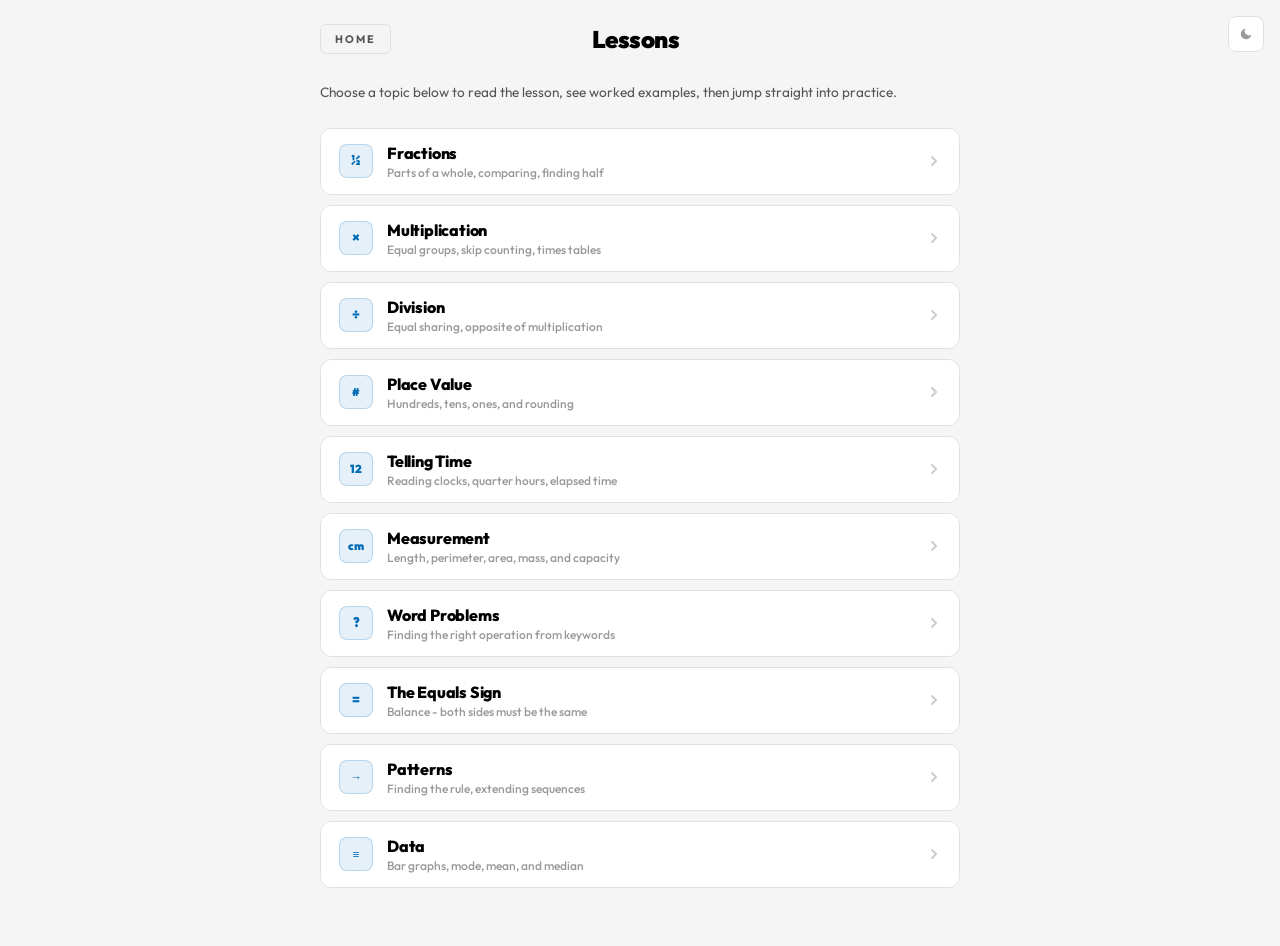
<file: lessons.html>
<!DOCTYPE html>
<html lang="en">
<head>
  <meta charset="UTF-8" />
  <meta name="viewport" content="width=device-width, initial-scale=1.0" />
  <title>HW Helper - Lessons</title>
  <link rel="manifest" href="manifest.json" />
  <link rel="stylesheet" href="theme.css" />
  <script src="theme.js"></script>
  <style>
    * { box-sizing: border-box; margin: 0; padding: 0; }
    body {
      font-family: 'Outfit', -apple-system, BlinkMacSystemFont, "Segoe UI", sans-serif;
      background: var(--bg); color: var(--text);
      min-height: 100vh; padding: 24px 20px 48px;
    }
    #header {
      max-width: 640px; margin: 0 auto 28px;
      display: flex; justify-content: space-between; align-items: center;
    }
    #back-btn {
      background: transparent; border: 1px solid var(--border);
      border-radius: 6px; color: var(--text-secondary); font-family: inherit;
      font-size: 0.68rem; font-weight: 700; letter-spacing: 2px; text-transform: uppercase;
      padding: 7px 14px; cursor: pointer; text-decoration: none;
      transition: border-color 0.12s, color 0.12s, background 0.12s;
    }
    #back-btn:hover { border-color: var(--blue); color: var(--blue); background: var(--blue-muted); }
    h1 { font-size: 1.5rem; font-weight: 900; letter-spacing: -0.5px; }
    .page { max-width: 640px; margin: 0 auto; }
    .intro {
      font-size: 0.85rem; color: var(--text-secondary); margin-bottom: 24px; line-height: 1.6;
    }

    /* ── Topic cards ── */
    .topic { border: 1px solid var(--border); border-radius: 12px; margin-bottom: 10px; overflow: hidden; }
    .topic-header {
      display: flex; justify-content: space-between; align-items: center;
      padding: 14px 18px; cursor: pointer; background: var(--surface);
      user-select: none; gap: 14px;
      transition: background 0.12s;
    }
    .topic-header:hover { background: var(--surface-raised); }
    .topic-header-left { display: flex; align-items: center; gap: 14px; flex: 1; }

    /* ── Topic icon chip ── */
    .topic-icon {
      width: 34px; height: 34px; flex-shrink: 0;
      background: var(--blue-muted); border: 1px solid rgba(0, 107, 182, 0.2);
      border-radius: 8px; display: flex; align-items: center; justify-content: center;
      font-size: 0.85rem; font-weight: 900; color: var(--blue);
      font-family: inherit; letter-spacing: -0.5px; line-height: 1;
      transition: background 0.12s, border-color 0.12s;
    }
    .topic.open .topic-icon {
      background: var(--accent-muted);
      border-color: rgba(245, 132, 38, 0.3);
      color: var(--accent);
    }

    .topic-title { font-size: 1rem; font-weight: 800; letter-spacing: -0.2px; }
    .topic-sub { font-size: 0.75rem; color: var(--text-tertiary); margin-top: 2px; font-weight: 500; }

    .chevron {
      color: var(--text-quaternary); flex-shrink: 0; display: flex;
      transition: transform 0.2s, color 0.15s;
    }
    .topic.open .chevron { transform: rotate(90deg); color: var(--accent); }

    /* ── Lesson body ── */
    .lesson-body {
      display: none; padding: 0 20px 24px; background: var(--surface);
      border-top: 1px solid var(--border);
    }
    .topic.open .lesson-body { display: block; }
    .lesson-body h3 {
      font-size: 0.68rem; font-weight: 700; letter-spacing: 2px; text-transform: uppercase;
      color: var(--text-quaternary); margin: 20px 0 8px;
    }
    .lesson-body p {
      font-size: 0.92rem; line-height: 1.65; color: var(--text-secondary); margin-bottom: 10px;
    }
    .lesson-body strong { color: var(--text); font-weight: 700; }
    .rule {
      background: var(--bg); border: 1px solid var(--border); border-radius: 8px;
      padding: 14px 16px; margin: 10px 0; font-size: 0.92rem; line-height: 1.6;
      color: var(--text-dim);
    }
    .rule strong { color: var(--text); }
    .examples { display: flex; flex-direction: column; gap: 10px; margin: 10px 0; }
    .example {
      background: var(--bg); border: 1px solid var(--border); border-radius: 8px;
      padding: 14px 16px;
    }
    .example .q { font-size: 0.9rem; font-weight: 700; color: var(--text); margin-bottom: 6px; }
    .example .steps { font-size: 0.85rem; color: var(--text-secondary); line-height: 1.7; }
    .example .answer {
      display: inline-block; margin-top: 8px;
      font-size: 0.85rem; font-weight: 800; color: var(--text);
      background: var(--surface-raised); border-radius: 4px; padding: 2px 8px;
    }
    .keywords { display: flex; flex-wrap: wrap; gap: 6px; margin: 10px 0; }
    .kw {
      background: var(--bg); border: 1px solid var(--border); border-radius: 6px;
      padding: 6px 12px; font-size: 0.8rem; font-weight: 700; color: var(--text-secondary);
    }
    .kw span { color: var(--text-tertiary); font-weight: 500; font-size: 0.75rem; margin-left: 4px; }
    .practice-btn {
      display: block; width: 100%; margin-top: 20px;
      background: var(--accent); border: none; border-radius: 8px; color: var(--accent-text);
      font-family: inherit; font-size: 0.75rem; font-weight: 800;
      letter-spacing: 2px; text-transform: uppercase; padding: 14px; cursor: pointer;
      transition: background 0.12s, transform 0.08s;
    }
    .practice-btn:hover { background: var(--accent-hover); }
    .practice-btn:active { transform: scale(0.99); }
  </style>
</head>
<body>
  <div id="header">
    <a id="back-btn" href="index.html">Home</a>
    <h1>Lessons</h1>
    <div style="width:80px"></div>
  </div>

  <div class="page">
    <p class="intro">Choose a topic below to read the lesson, see worked examples, then jump straight into practice.</p>

    <!-- ── FRACTIONS ── -->
    <div class="topic" id="t-fractions">
      <div class="topic-header" onclick="toggle('t-fractions')">
        <div class="topic-header-left">
          <div class="topic-icon">½</div>
          <div>
            <div class="topic-title">Fractions</div>
            <div class="topic-sub">Parts of a whole, comparing, finding half</div>
          </div>
        </div>
        <div class="chevron" aria-hidden="true">
          <svg width="14" height="14" viewBox="0 0 14 14" fill="none" stroke="currentColor" stroke-width="2" stroke-linecap="round" stroke-linejoin="round">
            <path d="M5 3L9 7L5 11"/>
          </svg>
        </div>
      </div>
      <div class="lesson-body">
        <h3>What is a fraction?</h3>
        <p>A fraction shows <strong>part of a whole</strong>. It is written as one number over another.</p>
        <div class="rule">
          <strong>Top number (numerator)</strong> — how many parts we have<br>
          <strong>Bottom number (denominator)</strong> — how many equal parts in total<br><br>
          Example: <strong>3/4</strong> means 3 out of 4 equal parts.
        </div>

        <h3>Comparing unit fractions (top = 1)</h3>
        <p>When the top number is 1, a <strong>bigger bottom number means a smaller fraction</strong>. Think of cutting a pizza — more slices means each slice is smaller.</p>
        <div class="rule">1/2 &gt; 1/3 &gt; 1/4 &gt; 1/5 &gt; 1/6 ...</div>

        <h3>Finding half of a number</h3>
        <div class="rule">1/2 of a number = divide by 2</div>

        <h3>Worked examples</h3>
        <div class="examples">
          <div class="example">
            <div class="q">Which is bigger: 1/4 or 1/7?</div>
            <div class="steps">4 is smaller than 7, so 1/4 is bigger.<br>
            (Fewer slices = each slice is larger.)</div>
            <div class="answer">Answer: 1/4</div>
          </div>
          <div class="example">
            <div class="q">What is 1/2 of 18?</div>
            <div class="steps">18 ÷ 2 = 9</div>
            <div class="answer">Answer: 9</div>
          </div>
          <div class="example">
            <div class="q">A shape has 6 equal parts and 4 are shaded. What fraction is shaded?</div>
            <div class="steps">Shaded parts = 4 (top number)<br>Total parts = 6 (bottom number)</div>
            <div class="answer">Answer: 4/6</div>
          </div>
        </div>
        <button class="practice-btn" onclick="practice()">Practice Fractions</button>
      </div>
    </div>

    <!-- ── MULTIPLICATION ── -->
    <div class="topic" id="t-multiplication">
      <div class="topic-header" onclick="toggle('t-multiplication')">
        <div class="topic-header-left">
          <div class="topic-icon">&times;</div>
          <div>
            <div class="topic-title">Multiplication</div>
            <div class="topic-sub">Equal groups, skip counting, times tables</div>
          </div>
        </div>
        <div class="chevron" aria-hidden="true">
          <svg width="14" height="14" viewBox="0 0 14 14" fill="none" stroke="currentColor" stroke-width="2" stroke-linecap="round" stroke-linejoin="round">
            <path d="M5 3L9 7L5 11"/>
          </svg>
        </div>
      </div>
      <div class="lesson-body">
        <h3>What is multiplication?</h3>
        <p>Multiplication means <strong>adding equal groups</strong>.</p>
        <div class="rule">4 × 3 = four groups of 3 = 3 + 3 + 3 + 3 = <strong>12</strong></div>

        <h3>How to work it out: skip counting</h3>
        <p>Say the first number out loud, that many times, counting by the second number.</p>
        <div class="rule">
          6 × 4 - count by 4s, six times:<br>
          4 - 8 - 12 - 16 - 20 - <strong>24</strong>
        </div>

        <h3>Worked examples</h3>
        <div class="examples">
          <div class="example">
            <div class="q">What is 7 × 3?</div>
            <div class="steps">Count by 3s, seven times:<br>3 - 6 - 9 - 12 - 15 - 18 - 21</div>
            <div class="answer">Answer: 21</div>
          </div>
          <div class="example">
            <div class="q">What is 8 × 5?</div>
            <div class="steps">Count by 5s, eight times:<br>5 - 10 - 15 - 20 - 25 - 30 - 35 - 40</div>
            <div class="answer">Answer: 40</div>
          </div>
          <div class="example">
            <div class="q">9 × ? = 63. What is the missing number?</div>
            <div class="steps">Count by 9s until you reach 63:<br>9 - 18 - 27 - 36 - 45 - 54 - 63 (that's 7 steps)</div>
            <div class="answer">Answer: 7</div>
          </div>
        </div>
        <button class="practice-btn" onclick="practice()">Practice Multiplication</button>
      </div>
    </div>

    <!-- ── DIVISION ── -->
    <div class="topic" id="t-division">
      <div class="topic-header" onclick="toggle('t-division')">
        <div class="topic-header-left">
          <div class="topic-icon">&divide;</div>
          <div>
            <div class="topic-title">Division</div>
            <div class="topic-sub">Equal sharing, opposite of multiplication</div>
          </div>
        </div>
        <div class="chevron" aria-hidden="true">
          <svg width="14" height="14" viewBox="0 0 14 14" fill="none" stroke="currentColor" stroke-width="2" stroke-linecap="round" stroke-linejoin="round">
            <path d="M5 3L9 7L5 11"/>
          </svg>
        </div>
      </div>
      <div class="lesson-body">
        <h3>What is division?</h3>
        <p>Division means <strong>splitting into equal groups</strong>.</p>
        <div class="rule">20 ÷ 4 = 5<br>"20 split into 4 equal groups = 5 in each group"</div>

        <h3>The shortcut: use multiplication</h3>
        <p>Division is the <strong>opposite of multiplication</strong>. If you know your times tables, you already know division.</p>
        <div class="rule">
          If 6 × 7 = 42, then 42 ÷ 6 = 7 and 42 ÷ 7 = 6
        </div>

        <h3>Worked examples</h3>
        <div class="examples">
          <div class="example">
            <div class="q">What is 36 ÷ 4?</div>
            <div class="steps">Ask: 4 × ? = 36<br>Count by 4s: 4, 8, 12, 16, 20, 24, 28, 32, 36 - that's 9 steps</div>
            <div class="answer">Answer: 9</div>
          </div>
          <div class="example">
            <div class="q">What is 56 ÷ 7?</div>
            <div class="steps">Ask: 7 × ? = 56<br>7 × 8 = 56 ✓</div>
            <div class="answer">Answer: 8</div>
          </div>
          <div class="example">
            <div class="q">30 students sit at tables of 6. How many tables?</div>
            <div class="steps">30 ÷ 6 = ?<br>6 × 5 = 30 ✓</div>
            <div class="answer">Answer: 5 tables</div>
          </div>
        </div>
        <button class="practice-btn" onclick="practice()">Practice Division</button>
      </div>
    </div>

    <!-- ── PLACE VALUE ── -->
    <div class="topic" id="t-place-value">
      <div class="topic-header" onclick="toggle('t-place-value')">
        <div class="topic-header-left">
          <div class="topic-icon" style="font-size:0.7rem; letter-spacing:0;">#</div>
          <div>
            <div class="topic-title">Place Value</div>
            <div class="topic-sub">Hundreds, tens, ones, and rounding</div>
          </div>
        </div>
        <div class="chevron" aria-hidden="true">
          <svg width="14" height="14" viewBox="0 0 14 14" fill="none" stroke="currentColor" stroke-width="2" stroke-linecap="round" stroke-linejoin="round">
            <path d="M5 3L9 7L5 11"/>
          </svg>
        </div>
      </div>
      <div class="lesson-body">
        <h3>Every digit has a position</h3>
        <div class="rule">
          Example: <strong>472</strong><br><br>
          4 - <strong>Hundreds</strong> place - value is <strong>400</strong><br>
          7 - <strong>Tens</strong> place &nbsp;&nbsp;&nbsp;&nbsp;- value is <strong>70</strong><br>
          2 - <strong>Ones</strong> place &nbsp;&nbsp;&nbsp;&nbsp;&nbsp;- value is <strong>2</strong><br><br>
          400 + 70 + 2 = 472
        </div>

        <h3>Rounding to the nearest ten</h3>
        <div class="rule">
          Look at the <strong>ones digit</strong>.<br>
          5 or more - round <strong>up</strong><br>
          Less than 5 - round <strong>down</strong> (keep the tens digit the same)
        </div>

        <h3>Worked examples</h3>
        <div class="examples">
          <div class="example">
            <div class="q">What is the value of the digit 5 in 357?</div>
            <div class="steps">5 is in the tens place. Tens × 5 = 50.</div>
            <div class="answer">Answer: 50</div>
          </div>
          <div class="example">
            <div class="q">What number has 3 hundreds, 0 tens, and 8 ones?</div>
            <div class="steps">300 + 0 + 8 = 308</div>
            <div class="answer">Answer: 308</div>
          </div>
          <div class="example">
            <div class="q">Round 74 to the nearest ten.</div>
            <div class="steps">Ones digit is 4 - less than 5 - round down - keep tens digit (7) the same - 70</div>
            <div class="answer">Answer: 70</div>
          </div>
          <div class="example">
            <div class="q">Round 86 to the nearest ten.</div>
            <div class="steps">Ones digit is 6 - 5 or more - round up - 90</div>
            <div class="answer">Answer: 90</div>
          </div>
        </div>
        <button class="practice-btn" onclick="practice()">Practice Place Value</button>
      </div>
    </div>

    <!-- ── TELLING TIME ── -->
    <div class="topic" id="t-time">
      <div class="topic-header" onclick="toggle('t-time')">
        <div class="topic-header-left">
          <div class="topic-icon" style="font-size:0.72rem; letter-spacing:0;">12</div>
          <div>
            <div class="topic-title">Telling Time</div>
            <div class="topic-sub">Reading clocks, quarter hours, elapsed time</div>
          </div>
        </div>
        <div class="chevron" aria-hidden="true">
          <svg width="14" height="14" viewBox="0 0 14 14" fill="none" stroke="currentColor" stroke-width="2" stroke-linecap="round" stroke-linejoin="round">
            <path d="M5 3L9 7L5 11"/>
          </svg>
        </div>
      </div>
      <div class="lesson-body">
        <h3>The two hands</h3>
        <div class="rule">
          <strong>Short hand</strong> - the <strong>hour</strong> (where it points = the hour)<br>
          <strong>Long hand</strong> - the <strong>minutes</strong>
        </div>

        <h3>Where the long hand points</h3>
        <div class="rule">
          Long hand on <strong>12</strong> - :00 (on the hour)<br>
          Long hand on <strong>3</strong> &nbsp;- :15 (quarter past)<br>
          Long hand on <strong>6</strong> &nbsp;- :30 (half past)<br>
          Long hand on <strong>9</strong> &nbsp;- :45 (quarter to next hour)
        </div>

        <h3>Adding minutes</h3>
        <p>Count forward by 5s from the start time.</p>

        <h3>Worked examples</h3>
        <div class="examples">
          <div class="example">
            <div class="q">Short hand on 7, long hand on 6. What time is it?</div>
            <div class="steps">Short hand = 7 (hour). Long hand on 6 = 30 minutes.</div>
            <div class="answer">Answer: 7:30</div>
          </div>
          <div class="example">
            <div class="q">It is 2:00. What time will it be in 45 minutes?</div>
            <div class="steps">Count by 5s: 2:05 - 2:10 - 2:15 - 2:20 - 2:25 - 2:30 - 2:35 - 2:40 - 2:45</div>
            <div class="answer">Answer: 2:45</div>
          </div>
          <div class="example">
            <div class="q">A film starts at 3:00 and ends at 5:00. How long is it?</div>
            <div class="steps">Count from 3 to 5: 3 - 4 - 5 = 2 hours</div>
            <div class="answer">Answer: 2 hours</div>
          </div>
        </div>
        <button class="practice-btn" onclick="practice()">Practice Telling Time</button>
      </div>
    </div>

    <!-- ── MEASUREMENT ── -->
    <div class="topic" id="t-measurement">
      <div class="topic-header" onclick="toggle('t-measurement')">
        <div class="topic-header-left">
          <div class="topic-icon" style="font-size:0.72rem; letter-spacing:0;">cm</div>
          <div>
            <div class="topic-title">Measurement</div>
            <div class="topic-sub">Length, perimeter, area, mass, and capacity</div>
          </div>
        </div>
        <div class="chevron" aria-hidden="true">
          <svg width="14" height="14" viewBox="0 0 14 14" fill="none" stroke="currentColor" stroke-width="2" stroke-linecap="round" stroke-linejoin="round">
            <path d="M5 3L9 7L5 11"/>
          </svg>
        </div>
      </div>
      <div class="lesson-body">
        <h3>Perimeter</h3>
        <p><strong>Perimeter</strong> is the total distance all the way around a shape. Add up all the sides.</p>
        <div class="rule">
          Rectangle perimeter = length + width + length + width<br>
          = 2 × (length + width)<br><br>
          Square perimeter = side × 4
        </div>

        <h3>Area</h3>
        <p><strong>Area</strong> is the space inside a shape. It is measured in square units (cm²).</p>
        <div class="rule">Area of a rectangle = length × width</div>

        <h3>Worked examples</h3>
        <div class="examples">
          <div class="example">
            <div class="q">A rectangle is 8 cm long and 3 cm wide. What is the perimeter?</div>
            <div class="steps">8 + 3 + 8 + 3 = 22 cm<br>(or 2 × (8 + 3) = 2 × 11 = 22)</div>
            <div class="answer">Answer: 22 cm</div>
          </div>
          <div class="example">
            <div class="q">A rectangle is 6 cm long and 4 cm wide. What is the area?</div>
            <div class="steps">Area = 6 × 4 = 24</div>
            <div class="answer">Answer: 24 cm²</div>
          </div>
          <div class="example">
            <div class="q">A square has sides of 5 cm. What is its perimeter?</div>
            <div class="steps">5 × 4 = 20</div>
            <div class="answer">Answer: 20 cm</div>
          </div>
        </div>
        <h3>Mass (weight)</h3>
        <div class="rule">
          1 kg = 1000 g<br><br>
          To convert kg → g: multiply by 1000<br>
          Example: 3 kg = 3 × 1000 = <strong>3000 g</strong>
        </div>

        <h3>Capacity (liquid volume)</h3>
        <div class="rule">
          1 L = 1000 mL<br><br>
          To convert L → mL: multiply by 1000<br>
          Example: 2 L = 2 × 1000 = <strong>2000 mL</strong>
        </div>

        <div class="examples">
          <div class="example">
            <div class="q">A rectangle is 8 cm long and 3 cm wide. What is the perimeter?</div>
            <div class="steps">8 + 3 + 8 + 3 = 22 cm  (or 2 × (8 + 3) = 22)</div>
            <div class="answer">Answer: 22 cm</div>
          </div>
          <div class="example">
            <div class="q">A rectangle is 6 cm long and 4 cm wide. What is its area?</div>
            <div class="steps">Area = 6 × 4 = 24</div>
            <div class="answer">Answer: 24 cm²</div>
          </div>
          <div class="example">
            <div class="q">How many grams are in 5 kg?</div>
            <div class="steps">5 × 1000 = 5000</div>
            <div class="answer">Answer: 5000 g</div>
          </div>
          <div class="example">
            <div class="q">A bottle has 1000 mL. You pour out 250 mL. How much is left?</div>
            <div class="steps">1000 − 250 = 750</div>
            <div class="answer">Answer: 750 mL</div>
          </div>
        </div>
        <button class="practice-btn" onclick="practice()">Practice Measurement</button>
      </div>
    </div>

    <!-- ── WORD PROBLEMS ── -->
    <div class="topic" id="t-word-problems">
      <div class="topic-header" onclick="toggle('t-word-problems')">
        <div class="topic-header-left">
          <div class="topic-icon">?</div>
          <div>
            <div class="topic-title">Word Problems</div>
            <div class="topic-sub">Finding the right operation from keywords</div>
          </div>
        </div>
        <div class="chevron" aria-hidden="true">
          <svg width="14" height="14" viewBox="0 0 14 14" fill="none" stroke="currentColor" stroke-width="2" stroke-linecap="round" stroke-linejoin="round">
            <path d="M5 3L9 7L5 11"/>
          </svg>
        </div>
      </div>
      <div class="lesson-body">
        <h3>Step 1 - Look for key words</h3>
        <div class="keywords">
          <div class="kw">total / in all / altogether <span>- ADD</span></div>
          <div class="kw">left / fewer / difference <span>- SUBTRACT</span></div>
          <div class="kw">each / groups of / times <span>- MULTIPLY</span></div>
          <div class="kw">shared equally / split / per <span>- DIVIDE</span></div>
        </div>

        <h3>Step 2 - Write the number sentence</h3>
        <p>Put the numbers from the problem into a maths sentence, then solve.</p>

        <h3>Worked examples</h3>
        <div class="examples">
          <div class="example">
            <div class="q">Maya had 35 stickers and gave 12 to a friend. How many does she have left?</div>
            <div class="steps">Key word: "left" - subtract<br>35 - 12 = 23</div>
            <div class="answer">Answer: 23</div>
          </div>
          <div class="example">
            <div class="q">There are 5 bags with 8 apples in each. How many apples in total?</div>
            <div class="steps">Key word: "in each" and "total" - multiply<br>5 × 8 = 40</div>
            <div class="answer">Answer: 40</div>
          </div>
          <div class="example">
            <div class="q">24 books are shared equally between 6 students. How many does each student get?</div>
            <div class="steps">Key word: "shared equally" - divide<br>24 ÷ 6 = 4</div>
            <div class="answer">Answer: 4</div>
          </div>
        </div>
        <button class="practice-btn" onclick="practice()">Practice Word Problems</button>
      </div>
    </div>

    <!-- ── EQUALS SIGN ── -->
    <div class="topic" id="t-equals">
      <div class="topic-header" onclick="toggle('t-equals')">
        <div class="topic-header-left">
          <div class="topic-icon">=</div>
          <div>
            <div class="topic-title">The Equals Sign</div>
            <div class="topic-sub">Balance - both sides must be the same</div>
          </div>
        </div>
        <div class="chevron" aria-hidden="true">
          <svg width="14" height="14" viewBox="0 0 14 14" fill="none" stroke="currentColor" stroke-width="2" stroke-linecap="round" stroke-linejoin="round">
            <path d="M5 3L9 7L5 11"/>
          </svg>
        </div>
      </div>
      <div class="lesson-body">
        <h3>The equals sign is a balance</h3>
        <p>The <strong>=</strong> sign means both sides of the equation must equal the <strong>same amount</strong>. Think of a weighing scale - it must be perfectly balanced.</p>
        <div class="rule">
          5 + 3 = 4 + ?<br><br>
          Left side: 5 + 3 = <strong>8</strong><br>
          Right side must also = 8<br>
          4 + ? = 8 - ? = <strong>4</strong>
        </div>

        <h3>How to solve it</h3>
        <p><strong>Step 1:</strong> Work out the side you already know fully.<br>
        <strong>Step 2:</strong> The other side must equal the same number.<br>
        <strong>Step 3:</strong> Find the missing number.</p>

        <h3>Worked examples</h3>
        <div class="examples">
          <div class="example">
            <div class="q">6 + 7 = ___ + 5. What goes in the blank?</div>
            <div class="steps">Left side: 6 + 7 = 13<br>Right side must = 13<br>___ + 5 = 13 - ___ = 8</div>
            <div class="answer">Answer: 8</div>
          </div>
          <div class="example">
            <div class="q">___ + 4 = 3 + 9. What goes in the blank?</div>
            <div class="steps">Right side: 3 + 9 = 12<br>Left side must = 12<br>___ + 4 = 12 - ___ = 8</div>
            <div class="answer">Answer: 8</div>
          </div>
        </div>
        <button class="practice-btn" onclick="practice()">Practice Equals Sign</button>
      </div>
    </div>

    <!-- ── PATTERNS ── -->
    <div class="topic" id="t-patterns">
      <div class="topic-header" onclick="toggle('t-patterns')">
        <div class="topic-header-left">
          <div class="topic-icon" style="font-size:0.72rem; letter-spacing:0;">→</div>
          <div>
            <div class="topic-title">Patterns</div>
            <div class="topic-sub">Finding the rule, extending sequences</div>
          </div>
        </div>
        <div class="chevron" aria-hidden="true">
          <svg width="14" height="14" viewBox="0 0 14 14" fill="none" stroke="currentColor" stroke-width="2" stroke-linecap="round" stroke-linejoin="round">
            <path d="M5 3L9 7L5 11"/>
          </svg>
        </div>
      </div>
      <div class="lesson-body">
        <h3>What is a pattern?</h3>
        <p>A <strong>number pattern</strong> is a sequence of numbers that follow a rule. The rule tells you how to get from one number to the next.</p>

        <h3>Finding the rule</h3>
        <div class="rule">
          Step 1: Subtract each number from the one after it.<br>
          Step 2: If the difference is the same each time, that's your rule.<br><br>
          Example: 3, 6, 9, 12, ...<br>
          6 − 3 = 3, 9 − 6 = 3, 12 − 9 = 3<br>
          Rule: <strong>+ 3 each time</strong>
        </div>

        <h3>Counting down</h3>
        <div class="rule">
          The rule can also subtract each time.<br>
          Example: 40, 35, 30, 25, ...<br>
          Rule: <strong>− 5 each time</strong> — next term = 20
        </div>

        <h3>Worked examples</h3>
        <div class="examples">
          <div class="example">
            <div class="q">What comes next: 5, 10, 15, 20, ___?</div>
            <div class="steps">Difference = +5 each time.</div>
            <div class="answer">Answer: 25</div>
          </div>
          <div class="example">
            <div class="q">Fill in the missing number: 8, 12, ___, 20, 24</div>
            <div class="steps">Difference = +4. The missing term is 12 + 4 = 16.</div>
            <div class="answer">Answer: 16</div>
          </div>
          <div class="example">
            <div class="q">What comes next: 50, 45, 40, 35, ___?</div>
            <div class="steps">Difference = −5 each time. 35 − 5 = 30.</div>
            <div class="answer">Answer: 30</div>
          </div>
        </div>
        <button class="practice-btn" onclick="practice()">Practice Patterns</button>
      </div>
    </div>

    <!-- ── DATA ── -->
    <div class="topic" id="t-data">
      <div class="topic-header" onclick="toggle('t-data')">
        <div class="topic-header-left">
          <div class="topic-icon" style="font-size:0.72rem; letter-spacing:0;">&#x2261;</div>
          <div>
            <div class="topic-title">Data</div>
            <div class="topic-sub">Bar graphs, mode, mean, and median</div>
          </div>
        </div>
        <div class="chevron" aria-hidden="true">
          <svg width="14" height="14" viewBox="0 0 14 14" fill="none" stroke="currentColor" stroke-width="2" stroke-linecap="round" stroke-linejoin="round">
            <path d="M5 3L9 7L5 11"/>
          </svg>
        </div>
      </div>
      <div class="lesson-body">
        <h3>Reading bar graphs</h3>
        <p>A <strong>bar graph</strong> uses bars to show quantities. Read the height of each bar against the number scale to find the value.</p>
        <div class="rule">
          To find the most popular / most votes: look for the <strong>tallest bar</strong> (highest number).
        </div>

        <h3>Mode</h3>
        <div class="rule">
          The <strong>mode</strong> is the number that appears <strong>most often</strong> in a data set.<br><br>
          Example: 3, 5, 3, 7, 3, 5<br>
          3 appears 3 times — Mode = <strong>3</strong>
        </div>

        <h3>Mean (average)</h3>
        <div class="rule">
          <strong>Step 1:</strong> Add all the numbers together.<br>
          <strong>Step 2:</strong> Divide by how many numbers there are.<br><br>
          Example: 4, 6, 8, 10<br>
          Sum = 28 — Divide by 4 — Mean = <strong>7</strong>
        </div>

        <h3>Median</h3>
        <div class="rule">
          The <strong>median</strong> is the <strong>middle number</strong> when the data is in order.<br><br>
          Example: 2, 5, 8, 11, 14<br>
          Middle number = <strong>8</strong>
        </div>

        <h3>Worked examples</h3>
        <div class="examples">
          <div class="example">
            <div class="q">Bar graph: Red = 8, Blue = 5, Green = 12, Yellow = 3. Which has the most?</div>
            <div class="steps">Find the largest: 12 (Green).</div>
            <div class="answer">Answer: Green</div>
          </div>
          <div class="example">
            <div class="q">Find the mode of: 2, 4, 2, 6, 2, 4</div>
            <div class="steps">2 appears 3 times, 4 appears 2 times, 6 appears 1 time.</div>
            <div class="answer">Answer: 2</div>
          </div>
          <div class="example">
            <div class="q">Find the mean of: 10, 20, 30, 40</div>
            <div class="steps">Sum = 100 — Divide by 4 = 25</div>
            <div class="answer">Answer: 25</div>
          </div>
          <div class="example">
            <div class="q">Find the median of: 7, 3, 9, 1, 5</div>
            <div class="steps">Put in order: 1, 3, 5, 7, 9 — middle = 5</div>
            <div class="answer">Answer: 5</div>
          </div>
        </div>
        <button class="practice-btn" onclick="practice()">Practice Data</button>
      </div>
    </div>

  </div><!-- /page -->

  <script>
    function toggle(id) {
      var el = document.getElementById(id);
      el.classList.toggle("open");
    }

    function practice() {
      window.location.href = "index.html";
    }
  </script>
</body>
</html>
</file>
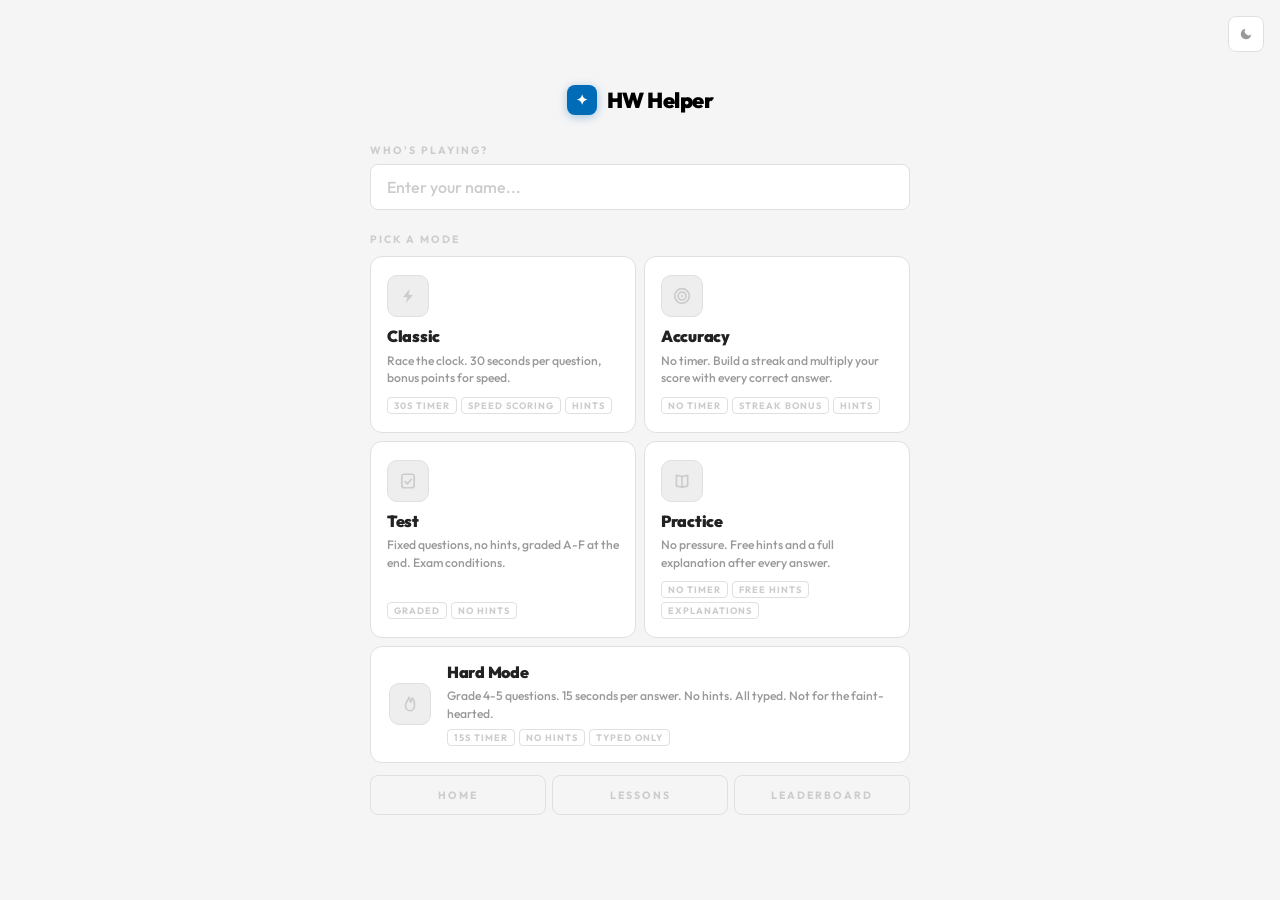
<file: menu.html>
<!DOCTYPE html>
<html lang="en">
<head>
  <meta charset="UTF-8" />
  <meta name="viewport" content="width=device-width, initial-scale=1.0" />
  <title>HW Helper</title>
  <link rel="manifest" href="manifest.json" />
  <link rel="stylesheet" href="theme.css" />
  <script src="theme.js"></script>
  <style>
    * { box-sizing: border-box; margin: 0; padding: 0; }
    body {
      font-family: 'Outfit', -apple-system, BlinkMacSystemFont, "Segoe UI", sans-serif;
      background: var(--bg); min-height: 100vh;
      display: flex; flex-direction: column; align-items: center; justify-content: center;
      padding: 28px 20px; color: var(--text);
    }
    .container { width: 100%; max-width: 540px; }

    .wordmark {
      display: flex; align-items: center; justify-content: center; gap: 10px;
      margin-bottom: 28px; font-size: 1.35rem; font-weight: 900;
      letter-spacing: -0.5px; color: var(--text); line-height: 1;
    }
    .wordmark-mark {
      width: 30px; height: 30px; background: var(--blue); border-radius: 8px;
      display: flex; align-items: center; justify-content: center;
      color: #fff; font-size: 0.9rem; flex-shrink: 0; letter-spacing: 0;
      box-shadow: 0 2px 10px rgba(0, 107, 182, 0.35);
    }

    .player-row { margin-bottom: 22px; }
    .player-label {
      font-size: 0.66rem; font-weight: 700; letter-spacing: 2px;
      text-transform: uppercase; color: var(--text-quaternary); margin-bottom: 7px;
      display: block;
    }
    input[type="text"] {
      width: 100%; background: var(--surface); border: 1px solid var(--border);
      border-radius: 8px; color: var(--text); font-family: inherit;
      font-size: 1rem; font-weight: 700; padding: 12px 16px; outline: none;
      transition: border-color 0.15s, box-shadow 0.15s;
    }
    input[type="text"]::placeholder { color: var(--text-quaternary); font-weight: 500; }
    input[type="text"]:focus { border-color: var(--accent); box-shadow: 0 0 0 3px var(--accent-muted); }
    .error { color: var(--text-tertiary); font-size: 0.75rem; margin-top: 6px; display: none; }

    .section-label {
      font-size: 0.66rem; font-weight: 700; letter-spacing: 2px;
      text-transform: uppercase; color: var(--text-quaternary); margin-bottom: 10px;
    }

    .modes {
      display: grid; grid-template-columns: 1fr 1fr;
      gap: 8px; margin-bottom: 12px;
    }
    .mode-card {
      background: var(--surface); border: 1px solid var(--border); border-radius: 12px;
      padding: 18px 16px; cursor: pointer;
      display: flex; flex-direction: column; gap: 10px; min-height: 148px;
      animation: cardEnter 0.35s ease both;
      transition: border-color 0.12s, background 0.12s, box-shadow 0.12s, transform 0.08s;
    }
    .mode-card:hover { border-color: var(--text-quaternary); background: var(--surface-raised); }
    .mode-card:active { transform: scale(0.98); }
    .mode-card.active {
      border-color: var(--accent); background: var(--accent-muted);
      box-shadow: inset 3px 0 0 var(--accent);
    }
    .mode-card:nth-child(5) {
      grid-column: span 2; flex-direction: row; align-items: center;
      min-height: auto; padding: 16px 18px; gap: 16px;
    }
    .mode-card:nth-child(1) { animation-delay: 0.04s; }
    .mode-card:nth-child(2) { animation-delay: 0.08s; }
    .mode-card:nth-child(3) { animation-delay: 0.13s; }
    .mode-card:nth-child(4) { animation-delay: 0.18s; }
    .mode-card:nth-child(5) { animation-delay: 0.23s; }
    @keyframes cardEnter {
      from { opacity: 0; transform: translateY(8px); }
      to   { opacity: 1; transform: translateY(0); }
    }
    @media (prefers-reduced-motion: reduce) { .mode-card { animation: none; } }

    .mode-icon {
      width: 42px; height: 42px; flex-shrink: 0;
      background: var(--surface-raised); border: 1px solid var(--border);
      border-radius: 10px; display: flex; align-items: center; justify-content: center;
      color: var(--text-quaternary);
      transition: background 0.12s, border-color 0.12s, color 0.12s;
    }
    .mode-card:hover .mode-icon { color: var(--text-tertiary); border-color: var(--text-quaternary); }
    .mode-card.active .mode-icon { background: var(--accent-muted); border-color: var(--accent); color: var(--accent); }

    .mode-info { flex: 1; display: flex; flex-direction: column; min-width: 0; }
    .mode-name {
      font-size: 1rem; font-weight: 900; color: var(--text-dim);
      letter-spacing: -0.3px; line-height: 1.2; margin-bottom: 5px;
    }
    .mode-card:hover .mode-name { color: var(--text); }
    .mode-card.active .mode-name { color: var(--accent); }
    .mode-desc { font-size: 0.76rem; color: var(--text-tertiary); font-weight: 500; line-height: 1.45; flex: 1; }
    .mode-tags { display: flex; gap: 4px; flex-wrap: wrap; padding-top: 10px; margin-top: auto; }
    .tag {
      font-size: 0.58rem; font-weight: 700; letter-spacing: 1px;
      text-transform: uppercase; color: var(--text-quaternary);
      border: 1px solid var(--border); border-radius: 4px; padding: 2px 6px;
    }
    .mode-card:nth-child(5) .mode-tags { padding-top: 0; margin-top: 6px; }

    #count-panel { display: none; margin-bottom: 12px; animation: fadeSlide 0.18s ease; }
    @keyframes fadeSlide {
      from { opacity: 0; transform: translateY(-6px); }
      to   { opacity: 1; transform: translateY(0); }
    }
    .count-grid { display: grid; grid-template-columns: repeat(4, 1fr); gap: 6px; }
    .count-grid.three-col { grid-template-columns: repeat(3, 1fr); }
    .count-btn {
      background: var(--surface); border: 1px solid var(--border); border-radius: 10px;
      color: var(--text-dim); font-family: inherit; font-size: 1.1rem; font-weight: 800;
      padding: 16px 8px; cursor: pointer; text-align: center; letter-spacing: -0.3px;
      transition: border-color 0.12s, background 0.12s, transform 0.08s, color 0.12s;
    }
    .count-btn:hover { border-color: var(--accent); color: var(--text); background: var(--accent-muted); }
    .count-btn:active { transform: scale(0.97); }

    .nav-row { display: flex; gap: 6px; }
    .btn-nav {
      flex: 1; background: transparent; border: 1px solid var(--border);
      border-radius: 8px; color: var(--text-quaternary); font-family: inherit;
      font-size: 0.66rem; font-weight: 700; letter-spacing: 2px;
      text-transform: uppercase; padding: 12px 8px; cursor: pointer;
      transition: border-color 0.12s, color 0.12s, background 0.12s;
    }
    .btn-nav:hover { border-color: var(--blue); color: var(--blue); background: var(--blue-muted); }
  </style>
</head>
<body>
  <div class="container">

    <div class="wordmark">
      <div class="wordmark-mark">✦</div>
      HW Helper
    </div>

    <div class="player-row">
      <label class="player-label" for="username">Who's playing?</label>
      <input id="username" type="text" placeholder="Enter your name..." maxlength="20" autocomplete="off" />
      <p class="error" id="error">Enter your name first.</p>
    </div>

    <p class="section-label">Pick a mode</p>

    <div class="modes" id="modes">

      <div class="mode-card" data-mode="classic" onclick="selectMode('classic', this)">
        <div class="mode-icon" aria-hidden="true">
          <svg width="18" height="18" viewBox="0 0 16 16" fill="currentColor">
            <path d="M9.5 1.5L3.5 9H7.5L6 14.5L12.5 7H8.5L9.5 1.5Z"/>
          </svg>
        </div>
        <div class="mode-info">
          <div class="mode-name">Classic</div>
          <div class="mode-desc">Race the clock. 30 seconds per question, bonus points for speed.</div>
          <div class="mode-tags">
            <span class="tag">30s timer</span><span class="tag">speed scoring</span><span class="tag">hints</span>
          </div>
        </div>
      </div>

      <div class="mode-card" data-mode="accuracy" onclick="selectMode('accuracy', this)">
        <div class="mode-icon" aria-hidden="true">
          <svg width="18" height="18" viewBox="0 0 16 16" fill="none" stroke="currentColor" stroke-width="1.5">
            <circle cx="8" cy="8" r="6.5"/>
            <circle cx="8" cy="8" r="3.5"/>
            <circle cx="8" cy="8" r="1" fill="currentColor" stroke="none"/>
          </svg>
        </div>
        <div class="mode-info">
          <div class="mode-name">Accuracy</div>
          <div class="mode-desc">No timer. Build a streak and multiply your score with every correct answer.</div>
          <div class="mode-tags">
            <span class="tag">no timer</span><span class="tag">streak bonus</span><span class="tag">hints</span>
          </div>
        </div>
      </div>

      <div class="mode-card" data-mode="test" onclick="selectMode('test', this)">
        <div class="mode-icon" aria-hidden="true">
          <svg width="18" height="18" viewBox="0 0 16 16" fill="none" stroke="currentColor" stroke-width="1.5">
            <rect x="2.5" y="2" width="11" height="12" rx="2"/>
            <path d="M5.5 8.5L7.5 10.5L11 6.5" stroke-linecap="round" stroke-linejoin="round"/>
          </svg>
        </div>
        <div class="mode-info">
          <div class="mode-name">Test</div>
          <div class="mode-desc">Fixed questions, no hints, graded A-F at the end. Exam conditions.</div>
          <div class="mode-tags">
            <span class="tag">graded</span><span class="tag">no hints</span>
          </div>
        </div>
      </div>

      <div class="mode-card" data-mode="practice" onclick="selectMode('practice', this)">
        <div class="mode-icon" aria-hidden="true">
          <svg width="18" height="18" viewBox="0 0 16 16" fill="none" stroke="currentColor" stroke-width="1.5">
            <path d="M8 13.5V4" stroke-linecap="round"/>
            <path d="M8 4L3 3V12.5L8 13.5" stroke-linecap="round" stroke-linejoin="round"/>
            <path d="M8 4L13 3V12.5L8 13.5" stroke-linecap="round" stroke-linejoin="round"/>
          </svg>
        </div>
        <div class="mode-info">
          <div class="mode-name">Practice</div>
          <div class="mode-desc">No pressure. Free hints and a full explanation after every answer.</div>
          <div class="mode-tags">
            <span class="tag">no timer</span><span class="tag">free hints</span><span class="tag">explanations</span>
          </div>
        </div>
      </div>

      <div class="mode-card" data-mode="hard" onclick="selectMode('hard', this)">
        <div class="mode-icon" aria-hidden="true">
          <svg width="18" height="18" viewBox="0 0 16 16" fill="none" stroke="currentColor" stroke-width="1.5">
            <path d="M8 14C5.5 14 4 11.5 4 9C4 6.5 7 4 7 2C7.5 3.5 8.5 5 8.5 6.5C9 5 10 3.5 10 2.5C12 4.5 12 7 12 9C12 11.5 10.5 14 8 14Z" stroke-linecap="round" stroke-linejoin="round"/>
          </svg>
        </div>
        <div class="mode-info">
          <div class="mode-name">Hard Mode</div>
          <div class="mode-desc">Grade 4-5 questions. 15 seconds per answer. No hints. All typed. Not for the faint-hearted.</div>
          <div class="mode-tags">
            <span class="tag">15s timer</span><span class="tag">no hints</span><span class="tag">typed only</span>
          </div>
        </div>
      </div>

    </div>

    <div id="count-panel">
      <p class="section-label">How many questions?</p>
      <div class="count-grid" id="count-grid">
        <button class="count-btn" onclick="start(10)">10</button>
        <button class="count-btn" onclick="start(20)">20</button>
        <button class="count-btn" onclick="start(30)">30</button>
        <button class="count-btn" id="unlimited-btn" onclick="start(0)">&#x221e;</button>
      </div>
    </div>

    <div class="nav-row">
      <button class="btn-nav" onclick="location.href='index.html'">Home</button>
      <button class="btn-nav" onclick="location.href='lessons.html'">Lessons</button>
      <button class="btn-nav" onclick="location.href='leaderboard.html'">Leaderboard</button>
    </div>

  </div>

  <script>
    var selectedMode = null;

    var saved = localStorage.getItem("mathGameCurrentPlayer");
    if (saved) document.getElementById("username").value = saved;

    var savedMode = localStorage.getItem("mathGameMode");
    if (savedMode && saved) {
      var savedCard = document.querySelector('[data-mode="' + savedMode + '"]');
      if (savedCard) selectMode(savedMode, savedCard);
    }

    function selectMode(mode, card) {
      var name = document.getElementById("username").value.trim();
      if (!name) {
        document.getElementById("error").style.display = "block";
        document.getElementById("username").focus();
        return;
      }
      document.getElementById("error").style.display = "none";
      selectedMode = mode;

      document.querySelectorAll(".mode-card").forEach(function(c) { c.classList.remove("active"); });
      card.classList.add("active");

      var unlimitedBtn = document.getElementById("unlimited-btn");
      var grid = document.getElementById("count-grid");
      if (mode === "test") {
        unlimitedBtn.style.display = "none";
        grid.className = "count-grid three-col";
      } else {
        unlimitedBtn.style.display = "";
        grid.className = "count-grid";
      }

      var panel = document.getElementById("count-panel");
      panel.style.display = "block";
      panel.scrollIntoView({ behavior: "smooth", block: "nearest" });
    }

    function start(count) {
      localStorage.setItem("mathGameCurrentPlayer", document.getElementById("username").value.trim());
      localStorage.setItem("mathGameMode", selectedMode);
      localStorage.setItem("mathGameQuestionCount", count);
      window.location.href = "game.html";
    }

    document.getElementById("username").addEventListener("keydown", function(e) {
      if (e.key === "Enter") document.querySelector(".mode-card").click();
    });
  </script>
</body>
</html>
</file>
<file: theme.css>
/* ── Self-hosted Outfit font (cached by service worker) ─────────────────── */
@font-face {
  font-family: 'Outfit';
  font-style: normal;
  font-weight: 400 900;
  font-display: swap;
  src: url('./fonts/outfit-latin-ext.woff2') format('woff2');
  unicode-range: U+0100-02BA, U+02BD-02C5, U+02C7-02CC, U+02CE-02D7, U+02DD-02FF, U+0304, U+0308, U+0329, U+1D00-1DBF, U+1E00-1E9F, U+1EF2-1EFF, U+2020, U+20A0-20AB, U+20AD-20C0, U+2113, U+2C60-2C7F, U+A720-A7FF;
}
@font-face {
  font-family: 'Outfit';
  font-style: normal;
  font-weight: 400 900;
  font-display: swap;
  src: url('./fonts/outfit-latin.woff2') format('woff2');
  unicode-range: U+0000-00FF, U+0131, U+0152-0153, U+02BB-02BC, U+02C6, U+02DA, U+02DC, U+0304, U+0308, U+0329, U+2000-206F, U+20AC, U+2122, U+2191, U+2193, U+2212, U+2215, U+FEFF, U+FFFD;
}

/* ── CSS variables — dark is default ───────────────────────────────────── */
:root {
  --bg:              #0a0a0a;
  --surface:         #111111;
  --surface-raised:  #161616;
  --border:          #1e1e1e;
  --text:            #ffffff;
  --text-dim:        #cccccc;
  --text-secondary:  #888888;
  --text-tertiary:   #444444;
  --text-quaternary: #2a2a2a;
  --accent:          #F58426;
  --accent-text:     #000000;
  --accent-hover:    #E07020;
  --accent-muted:    rgba(245, 132, 38, 0.10);
  --blue:            #006BB6;
  --blue-muted:      rgba(0, 107, 182, 0.12);
}

[data-theme="light"] {
  --bg:              #f5f5f5;
  --surface:         #ffffff;
  --surface-raised:  #eeeeee;
  --border:          #e0e0e0;
  --text:            #000000;
  --text-dim:        #222222;
  --text-secondary:  #555555;
  --text-tertiary:   #999999;
  --text-quaternary: #cccccc;
  --accent:          #B84D10;
  --accent-text:     #ffffff;
  --accent-hover:    #9A3D08;
  --accent-muted:    rgba(184, 77, 16, 0.08);
  --blue:            #006BB6;
  --blue-muted:      rgba(0, 107, 182, 0.10);
}

/* ── Force form elements to inherit the page font ───────────────────────── */
button, input, textarea, select { font-family: inherit; }

/* ── Smooth theme transitions ───────────────────────────────────────────── */
*, *::before, *::after {
  transition: background-color 0.2s ease, color 0.2s ease, border-color 0.2s ease;
}

/* ── Theme toggle button (fixed, injected by theme.js) ──────────────────── */
#theme-toggle {
  position: fixed;
  top: 16px;
  right: 16px;
  background: var(--surface);
  border: 1px solid var(--border);
  border-radius: 8px;
  color: var(--text-tertiary);
  width: 36px;
  height: 36px;
  cursor: pointer;
  z-index: 100;
  display: flex;
  align-items: center;
  justify-content: center;
  padding: 0;
  flex-shrink: 0;
}
#theme-toggle:hover {
  border-color: var(--text-secondary);
  color: var(--text);
}
</file>
